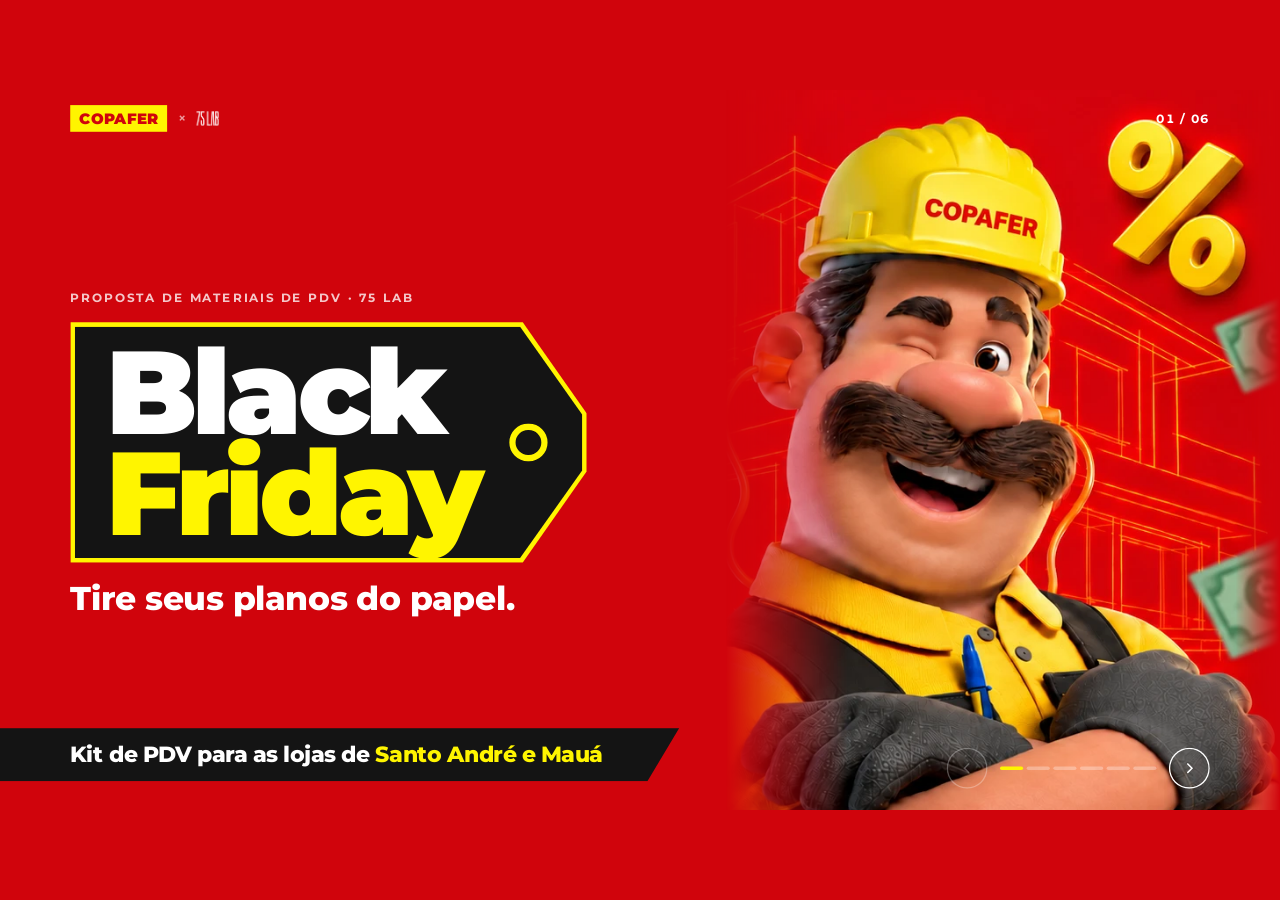
<file: index.html>
<!doctype html>
<html lang="pt-BR">
<head>
<meta charset="utf-8">
<meta name="viewport" content="width=device-width,initial-scale=1,viewport-fit=cover">
<meta name="author" content="75 LAB">
<script>document.documentElement.classList.add('js')</script>
<title>Black Friday Copafer · Copafer × 75 LAB</title>
<meta name="description" content="Kit de materiais de PDV para a Black Friday das lojas Copafer de Santo André e Mauá · 75 LAB">
<link rel="preconnect" href="https://fonts.googleapis.com">
<link rel="preconnect" href="https://fonts.gstatic.com" crossorigin>
<link rel="stylesheet" href="https://fonts.googleapis.com/css2?family=Montserrat:wght@500;600;700;800;900&display=swap">
<style>
/* Black Friday Copafer · template a partir do KV da campanha
   Vermelho Copafer, amarelo-limão, etiqueta preta e o mascote. Telas limpas, uma ideia por tela,
   e um espaço de imagem para cada material de PDV (assets/pdv/). */
:root{
  --red:#D0040C;
  --red-d:#A30309;
  --yel:#FFF500;
  --ink:#141414;
  --paper:#F4F2EE;
  --white:#FFFFFF;
  --gray:#6B665E;
  --f:"Montserrat",Arial,sans-serif;
  --px:clamp(20px,5.5cqw,96px);
  --bar:64px;
  --ease:cubic-bezier(.2,.8,.2,1);
  --ui:var(--white);
}
*{box-sizing:border-box}
html{scroll-behavior:smooth;-webkit-text-size-adjust:100%}
body{margin:0;background:var(--red);color:var(--white);font:500 16px/1.5 var(--f);-webkit-font-smoothing:antialiased}
body[data-tone="light"]{--ui:var(--ink)}
img{display:block;max-width:100%}
button{font:inherit;color:inherit;background:none;border:0;padding:0;cursor:pointer}
h1,h2,h3,p,ul,ol,dl,dd{margin:0}
ul,ol{padding:0;list-style:none}
a{color:inherit}
:focus-visible{outline:3px solid var(--yel);outline-offset:3px}
body[data-tone="light"] :focus-visible{outline-color:var(--red)}

/* ---------- telas ---------- */
.s{--bg:var(--red);--fg:var(--white);--mut:rgba(255,255,255,.78);--line:rgba(255,255,255,.22);--acc:var(--yel);
  position:relative;min-height:100cqh;min-height:100svh;padding:calc(var(--bar) + clamp(18px,4cqh,48px)) var(--px) clamp(32px,6cqh,64px);
  background:var(--bg);color:var(--fg);display:flex;flex-direction:column;gap:clamp(20px,3.6cqh,40px);overflow:hidden;scroll-snap-align:start}
.s.t-light{--bg:var(--white);--fg:var(--ink);--mut:var(--gray);--line:rgba(20,20,20,.12);--acc:var(--red)}
.s.t-paper{--bg:var(--paper);--fg:var(--ink);--mut:var(--gray);--line:rgba(20,20,20,.12);--acc:var(--red)}
.s.t-dark{--bg:var(--ink);--fg:var(--white);--mut:rgba(255,255,255,.66);--line:rgba(255,255,255,.14);--acc:var(--yel)}
.sr{position:absolute;width:1px;height:1px;overflow:hidden;clip:rect(0 0 0 0);white-space:nowrap}

/* ---------- barra ---------- */
.bar{position:fixed;z-index:20;top:0;left:0;right:0;height:var(--bar);display:flex;align-items:center;justify-content:space-between;padding:0 var(--px);color:var(--ui);pointer-events:none;transition:color .4s,background-color .4s}
.bar>*{pointer-events:auto}
.brand{display:flex;align-items:center;gap:12px;text-decoration:none}
.cop{display:inline-block;background:var(--yel);color:var(--red);font:900 17px/1 var(--f);letter-spacing:.01em;padding:7px 10px 6px}
.brand .x{font-weight:600;opacity:.6}
.brand img{height:16px;width:auto;filter:brightness(0) invert(1);transition:filter .4s}
body[data-tone="light"] .brand img{filter:none}
.count{font:700 13px/1 var(--f);letter-spacing:.12em;font-variant-numeric:tabular-nums}

/* ---------- texto ---------- */
.eyebrow{font:800 12px/1.2 var(--f);letter-spacing:.2em;text-transform:uppercase;color:var(--acc)}
.h2{font:900 clamp(36px,4.6cqw,76px)/1 var(--f);letter-spacing:-.025em;max-width:18ch;text-wrap:balance}
.h2 em{font-style:normal;color:var(--acc)}
.lead{font-size:clamp(16px,1.3cqw,20px);line-height:1.5;color:var(--mut);max-width:56ch;font-weight:500}
.lead b{color:var(--fg);font-weight:700}
.head{display:flex;flex-direction:column;gap:clamp(10px,1.8cqh,18px)}
.note{font-size:13.5px;line-height:1.5;color:var(--mut)}
.note b{color:var(--fg)}
.s.mid{justify-content:center;gap:clamp(32px,7cqh,80px)}
.s.mid .nums{margin-top:0}

/* ---------- entrada animada ---------- */
.js [data-r]{opacity:0;transform:translateY(16px);transition:opacity .7s var(--ease) var(--d,0s),transform .9s var(--ease) var(--d,0s)}
.js .s.in [data-r]{opacity:1;transform:none}
@media (prefers-reduced-motion:reduce){html{scroll-behavior:auto}.js [data-r]{opacity:1;transform:none;transition:none}}

/* ---------- etiqueta (do KV) ---------- */
.tag{--cut:clamp(40px,5cqw,84px);position:relative;display:inline-block;background:var(--yel);padding:5px;clip-path:polygon(0 0,calc(100% - var(--cut)) 0,100% 38%,100% 62%,calc(100% - var(--cut)) 100%,0 100%)}
.tag-in{position:relative;background:var(--ink);clip-path:polygon(0 0,calc(100% - var(--cut) + 2px) 0,100% 38%,100% 62%,calc(100% - var(--cut) + 2px) 100%,0 100%);padding:clamp(14px,2cqh,24px) calc(var(--cut) + clamp(30px,3cqw,56px)) clamp(14px,2cqh,24px) clamp(20px,2.4cqw,40px)}
.tag-in::after{content:"";position:absolute;right:calc(var(--cut) * .55);top:50%;width:clamp(20px,2cqw,34px);aspect-ratio:1;border-radius:50%;border:clamp(5px,.5cqw,8px) solid var(--yel);transform:translateY(-50%)}

/* ---------- 01 · capa ---------- */
.cover{justify-content:center;padding-bottom:calc(clamp(56px,9cqh,84px) + clamp(24px,4cqh,40px))}
.cover .copy{position:relative;z-index:2;display:flex;flex-direction:column;align-items:flex-start;gap:clamp(14px,2.4cqh,24px);max-width:min(62cqw,880px)}
.cover .kicker{font:700 13px/1.3 var(--f);letter-spacing:.18em;text-transform:uppercase;color:var(--mut)}
.cover .cop-big{background:var(--yel);color:var(--red);font:900 clamp(34px,4.4cqw,72px)/1 var(--f);letter-spacing:-.01em;padding:.12em .28em .08em}
.cover h1{font:900 clamp(60px,9.2cqw,160px)/.86 var(--f);letter-spacing:-.035em;color:var(--white)}
.cover h1 span{display:block}
.cover h1 .y{color:var(--yel)}
.cover h1 small{display:block;text-align:right;font:800 clamp(14px,1.3cqw,22px)/1 var(--f);letter-spacing:.04em;color:var(--white);margin-top:.6em}
.cover .tagline{font:800 clamp(22px,2.6cqw,44px)/1.1 var(--f);letter-spacing:-.015em}
.hero{position:absolute;z-index:1;top:0;right:0;height:100%;aspect-ratio:632/820;overflow:hidden;
  -webkit-mask-image:linear-gradient(90deg,transparent 0,#000 22%);mask-image:linear-gradient(90deg,transparent 0,#000 22%)}
.hero img{position:absolute;top:0;right:0;height:114.8%;width:auto;max-width:none}
.band{position:absolute;z-index:3;left:0;bottom:clamp(24px,4cqh,40px);background:var(--ink);color:var(--white);font:800 clamp(16px,1.7cqw,28px)/1 var(--f);letter-spacing:-.01em;padding:clamp(16px,2.2cqh,22px) clamp(48px,6cqw,96px) clamp(16px,2.2cqh,22px) var(--px);clip-path:polygon(0 0,100% 0,calc(100% - 36px) 100%,0 100%)}
.band span{color:var(--yel)}

/* ---------- 02 · desafio ---------- */
.nums{display:grid;grid-template-columns:repeat(3,minmax(0,1fr));border-top:1px solid var(--line);margin-top:auto}
.nums li{padding:clamp(18px,3cqh,32px) clamp(16px,2cqw,32px) 0 0;display:flex;flex-direction:column;gap:8px}
.nums li+li{padding-left:clamp(16px,2cqw,32px);border-left:1px solid var(--line)}
.nums b{font:900 clamp(64px,8cqw,136px)/.85 var(--f);letter-spacing:-.04em;color:var(--red)}
.nums span{font:700 clamp(15px,1.25cqw,19px)/1.3 var(--f);max-width:18ch}
.crit{display:flex;flex-wrap:wrap;gap:10px 28px;font:600 14px/1.4 var(--f);color:var(--mut)}
.crit li{display:flex;align-items:center;gap:10px}
.crit li::before{content:"";width:10px;height:10px;background:var(--yel);box-shadow:0 0 0 2px var(--ink);flex:none}

/* ---------- 03 · kit ---------- */
.kit-top{display:flex;justify-content:space-between;align-items:flex-end;gap:20px;flex-wrap:wrap}
.tabs{display:flex;flex-wrap:wrap;gap:8px}
.tabs button{font:700 14px/1 var(--f);padding:11px 16px;border-radius:99px;background:var(--white);color:var(--ink);box-shadow:inset 0 0 0 1.5px rgba(20,20,20,.12)}
.tabs button span{opacity:.55;margin-left:6px;font-weight:600}
.tabs button:hover{box-shadow:inset 0 0 0 1.5px var(--ink)}
.tabs button[aria-pressed="true"]{background:var(--red);color:var(--white);box-shadow:none}
.tabs button[aria-pressed="true"] span{opacity:.8}
.kit-bar{display:flex;justify-content:space-between;align-items:center;gap:16px;flex-wrap:wrap}
.legend{display:flex;gap:6px 18px;flex-wrap:wrap;font:600 12.5px/1 var(--f);color:var(--mut)}
.legend span{display:flex;align-items:center;gap:7px}
.legend i{width:12px;height:12px;border-radius:50%;display:inline-block}
.legend .l1{background:var(--yel);box-shadow:inset 0 0 0 1.5px var(--ink)}.legend .l2{box-shadow:inset 0 0 0 1.5px var(--ink)}.legend .l3{border:1.5px dashed var(--gray)}
.arrows{display:flex;gap:8px}
.arrows button{width:44px;height:44px;border-radius:50%;background:var(--ink);color:var(--white);display:grid;place-items:center;transition:background .2s,opacity .2s}
.arrows button:hover{background:var(--red)}
.arrows button:disabled{opacity:.25;cursor:default;background:var(--ink)}
.arrows svg{width:18px;height:18px;fill:none;stroke:currentColor;stroke-width:2.2}
/* filtros: prioridade (P1 · P2 · P3) | área da loja */
.tabs .sep{width:1px;height:28px;background:rgba(20,20,20,.16);margin:0 6px;align-self:center}
.tabs .dot{display:inline-block;width:10px;height:10px;border-radius:50%;margin-right:8px;vertical-align:-1px}
.tabs .d1{background:var(--yel);box-shadow:inset 0 0 0 1.5px var(--ink)}
.tabs .d2{box-shadow:inset 0 0 0 1.5px var(--ink)}
.tabs .d3{border:1.5px dashed var(--gray)}
.tabs button[aria-pressed="true"] .d1{box-shadow:none}
.tabs button[aria-pressed="true"] .d2{box-shadow:inset 0 0 0 1.5px var(--white)}
.tabs button[aria-pressed="true"] .d3{border-color:var(--white)}
/* prioridade em cima (pílulas, ao lado do título) e áreas embaixo (abas sublinhadas, numeradas na ordem da loja) */
#s3 .h2{font-size:clamp(30px,3.4cqw,56px)}
#s3{gap:clamp(14px,2.6cqh,26px)}
.prio{justify-content:flex-end}
.prio button.all{background:transparent;box-shadow:inset 0 0 0 1.5px rgba(20,20,20,.12)}
.prio button.all[aria-pressed="true"]{background:var(--ink);color:var(--white)}
.areas{display:flex;align-items:center;flex-wrap:wrap;gap:4px clamp(16px,2.2cqw,34px);border-bottom:1.5px solid rgba(20,20,20,.12)}
.areas .lbl{font:800 11px/1 var(--f);letter-spacing:.16em;text-transform:uppercase;color:var(--gray);margin-right:2px}
.areas button{display:flex;align-items:center;gap:8px;font:700 14.5px/1 var(--f);color:var(--gray);padding:10px 0 11px;border-bottom:3px solid transparent;margin-bottom:-1.5px}
.areas button:hover{color:var(--ink)}
.areas button[aria-pressed="true"]{color:var(--ink);border-bottom-color:var(--red)}
.areas .n{display:grid;place-items:center;width:20px;height:20px;border-radius:50%;background:rgba(20,20,20,.08);font:800 11px/1 var(--f);font-style:normal;color:var(--ink);transition:background .2s,color .2s}
.areas button[aria-pressed="true"] .n{background:var(--red);color:var(--white)}
.areas .c{font-size:12.5px;font-weight:600;opacity:.65}
.areas button:disabled{opacity:.35;cursor:default}
.areas button:disabled:hover{color:var(--gray)}
/* setas laterais do carrossel */
.rail-wrap{position:relative}
.rail-wrap::after{content:"";position:absolute;top:0;bottom:18px;right:calc(var(--px) * -1);width:clamp(40px,6cqw,96px);background:linear-gradient(90deg,rgba(244,242,238,0),var(--paper));pointer-events:none;transition:opacity .3s}
.rail-wrap.end::after{opacity:0}
.side{position:absolute;z-index:3;top:calc(50% - 32px);width:44px;height:44px;border-radius:50%;background:var(--white);color:var(--ink);display:grid;place-items:center;box-shadow:0 8px 22px -8px rgba(20,20,20,.4),0 0 0 1px rgba(20,20,20,.06);transition:opacity .25s,background .2s,color .2s}
.side:hover{background:var(--red);color:var(--white)}
.side.prev{left:calc(var(--px) * -1 + 16px)}
.side.next{right:calc(var(--px) * -1 + 16px)}
.side:disabled{opacity:0;pointer-events:none}
.side svg{width:18px;height:18px;fill:none;stroke:currentColor;stroke-width:2.4}
.card .zn{font:800 10.5px/1 var(--f);letter-spacing:.12em;text-transform:uppercase;color:var(--red)}
.rail{display:flex;gap:clamp(12px,1.4cqw,20px);overflow-x:auto;scroll-snap-type:x mandatory;scroll-padding-left:var(--px);margin:0 calc(var(--px) * -1);padding:4px var(--px) 18px;scrollbar-width:thin;scrollbar-color:rgba(20,20,20,.25) transparent;overscroll-behavior-x:contain}
.rail::-webkit-scrollbar{height:6px}.rail::-webkit-scrollbar-thumb{background:rgba(20,20,20,.22);border-radius:6px}
.card{flex:0 0 clamp(236px,20.5cqw,312px);scroll-snap-align:start;background:var(--white);border-radius:14px;overflow:hidden;box-shadow:0 1px 0 rgba(20,20,20,.04),0 14px 34px -22px rgba(20,20,20,.35);display:flex;flex-direction:column}
.ph{position:relative;aspect-ratio:4/3;background:#ECE8E1;overflow:hidden}
.ph .ph-empty{position:absolute;inset:12px;border:1.5px dashed rgba(20,20,20,.18);border-radius:8px;display:flex;flex-direction:column;align-items:center;justify-content:center;gap:8px;color:#9A948A;font:600 12px/1.2 var(--f);text-align:center}
.ph .ph-empty svg{width:30px;height:30px;fill:none;stroke:currentColor;stroke-width:1.6}
.ph img{position:absolute;inset:0;width:100%;height:100%;object-fit:contain;padding:10px;background:var(--white)}
.ph.audio{background:var(--ink)}
.ph.audio .ph-empty{border-color:rgba(255,255,255,.2);color:var(--yel)}
.pr{position:absolute;z-index:2;left:12px;top:12px;font:800 10.5px/1 var(--f);letter-spacing:.1em;text-transform:uppercase;padding:6px 9px;border-radius:99px;background:var(--white);color:var(--ink)}
.pr.p1{background:var(--yel)}
.pr.p3{background:var(--white);box-shadow:inset 0 0 0 1.5px var(--gray);color:var(--gray)}
.card .bd{padding:16px 18px 18px;display:flex;flex-direction:column;gap:8px;flex:1}
.card h3{font:800 17px/1.2 var(--f);letter-spacing:-.01em}
.card .m{font-size:13px;line-height:1.45;color:var(--gray);display:-webkit-box;-webkit-line-clamp:2;-webkit-box-orient:vertical;overflow:hidden}
.card dl{display:grid;grid-template-columns:auto minmax(0,1fr);gap:4px 10px;margin-top:auto;padding-top:10px;border-top:1px solid var(--line);font-size:13px;line-height:1.35}
.card dt{font:700 10.5px/1.6 var(--f);letter-spacing:.12em;text-transform:uppercase;color:var(--gray)}
.card dd{font-weight:600}

/* ---------- 04 · visão geral: as peças em 4 colunas, uma por área ---------- */
#s4 .h2,#s5 .h2{font-size:clamp(30px,3.4cqw,56px);max-width:none}
#s4,#s5{gap:clamp(14px,2.6cqh,26px)}
.mleg{display:flex;flex-wrap:wrap;gap:8px 18px;font:600 13px/1 var(--f);color:var(--gray)}
.mleg li{display:flex;align-items:center;gap:7px}
.mp{flex:none;font:800 9.5px/1 var(--f);letter-spacing:.06em;padding:3px 5px;border-radius:4px;color:var(--ink);background:var(--white);box-shadow:inset 0 0 0 1px var(--ink)}
.mp.p1{background:var(--yel)}
.mp.p3{color:var(--gray);box-shadow:inset 0 0 0 1px var(--gray)}
.macro{flex:1;min-height:0;display:grid;grid-template-columns:repeat(4,minmax(0,1fr));gap:clamp(14px,1.7cqw,26px)}
.mz{display:flex;flex-direction:column;min-height:0}
.mz h3{display:flex;align-items:center;gap:8px;font:800 14px/1 var(--f);padding-bottom:10px;border-bottom:2px solid var(--ink)}
.mz h3 .n{display:grid;place-items:center;width:20px;height:20px;border-radius:50%;background:var(--red);color:var(--white);font:800 11px/1 var(--f);font-style:normal}
.mz h3 span{margin-left:auto;font-weight:700;color:var(--gray)}
.mz ul{flex:1;min-height:0;display:grid;grid-template-rows:repeat(var(--rows,7),minmax(0,1fr))}
.mz li{display:grid;grid-template-columns:clamp(56px,4.6cqw,70px) minmax(0,1fr);gap:12px;align-items:center;padding:3px 0;border-bottom:1px solid var(--line)}
.mt{display:block;width:100%;aspect-ratio:4/3;border-radius:6px;overflow:hidden;background:var(--white);box-shadow:inset 0 0 0 1px rgba(20,20,20,.12)}
.mt img{width:100%;height:100%;object-fit:contain;padding:3px}
button.mt{cursor:zoom-in;transition:box-shadow .2s}
button.mt:hover{box-shadow:inset 0 0 0 2px var(--red)}
.mt.au{display:grid;place-items:center;background:var(--paper);color:var(--gray)}
.mt.au svg{width:22px;height:22px;fill:none;stroke:currentColor;stroke-width:1.8}
.mn{font:800 12.5px/1.2 var(--f)}
.ms{font-size:11px;line-height:1.3;color:var(--gray);margin-top:2px}
.mq{display:flex;align-items:center;gap:6px;font:700 11.5px/1.25 var(--f);color:var(--red);margin-top:3px}

/* ---------- 05 · quantidade por loja ---------- */
#s5 .lead{max-width:none}
.qty{flex:1;min-height:0;display:grid;grid-template-columns:minmax(0,2fr) minmax(0,1fr);gap:clamp(12px,1.4cqw,20px)}
.qcol{display:flex;flex-direction:column;gap:10px;min-height:0}
.ql{font:800 12px/1.2 var(--f);letter-spacing:.18em;text-transform:uppercase;color:var(--yel)}
.qgrid{flex:1;display:grid;grid-template-columns:repeat(6,minmax(0,1fr));grid-auto-rows:1fr;gap:1px;background:color-mix(in srgb,var(--ink) 16%,var(--yel));border-radius:14px;overflow:hidden;box-shadow:0 18px 40px -24px rgba(0,0,0,.45)}
.qgrid li{display:flex;flex-direction:column;justify-content:flex-start;gap:10px;padding:clamp(14px,2.6cqh,24px) clamp(12px,1.1cqw,16px) 12px;background:var(--yel);color:var(--ink);font:700 clamp(12.5px,.95cqw,14px)/1.25 var(--f)}
.qgrid b{font:900 clamp(40px,4cqw,62px)/.85 var(--f);letter-spacing:-.04em;color:var(--red)}
.qrule{flex:1;display:flex;flex-direction:column;background:var(--white);color:var(--ink);border-radius:14px;padding:4px clamp(16px,1.5cqw,22px);box-shadow:0 18px 40px -24px rgba(0,0,0,.45)}
.qrule>li{flex:1;display:flex;flex-direction:column;justify-content:center;gap:7px;padding:12px 0}
.qrule>li+li{border-top:1px solid rgba(20,20,20,.1)}
.qrule h3{display:flex;align-items:baseline;gap:10px;font:800 clamp(15px,1.2cqw,18px)/1.15 var(--f)}
.qrule h3 b{font:900 clamp(26px,2.2cqw,32px)/.85 var(--f);letter-spacing:-.04em;color:var(--red)}
.qrule .rd{font-size:12.5px;line-height:1.4;color:var(--gray)}
.qrule ul{display:flex;flex-direction:column;gap:3px;font-size:12.5px;line-height:1.35}
.qrule ul b{font-weight:800}

/* ---------- 06 · encerramento ---------- */
.bye{display:grid;grid-template-columns:minmax(0,1.15fr) minmax(0,1fr);gap:clamp(14px,2cqw,28px)}
.ct{border-radius:16px;padding:clamp(22px,2.6cqw,40px);display:flex;flex-direction:column;gap:clamp(10px,1.6cqh,16px)}
.ct.who{background:var(--yel);color:var(--ink)}
.ct.lab{background:#1F1F1F;justify-content:space-between}
.ct .lb{font:800 12px/1 var(--f);letter-spacing:.16em;text-transform:uppercase;color:var(--red)}
.ct h3{font:900 clamp(30px,3.2cqw,52px)/1 var(--f);letter-spacing:-.03em}
.ct .role{font:700 clamp(14px,1.15cqw,17px)/1.3 var(--f);color:#3B3700;margin-top:-4px}
.ct.lab img{align-self:flex-start;height:clamp(34px,3.6cqw,52px);width:auto}
.ct ul{display:flex;flex-direction:column;margin-top:auto;padding-top:6px}
.ct li{display:flex;align-items:baseline;gap:14px;padding:clamp(8px,1.3cqh,12px) 0;border-top:1px solid rgba(20,20,20,.16)}
.ct.lab li{border-top-color:rgba(255,255,255,.14)}
.ct li span{flex:0 0 96px;font:800 10.5px/1.6 var(--f);letter-spacing:.14em;text-transform:uppercase;opacity:.6}
.ct li a{font:700 clamp(15px,1.3cqw,20px)/1.3 var(--f);text-decoration:none;overflow-wrap:anywhere}
.ct li a:hover{text-decoration:underline}

/* ---------- imagem ampliada ---------- */
button.ph{display:block;width:100%;padding:0;border:0;cursor:zoom-in}
.ph .zoom-ic{position:absolute;z-index:2;right:10px;bottom:10px;width:34px;height:34px;border-radius:50%;background:var(--ink);color:var(--white);display:grid;place-items:center;opacity:0;transform:scale(.85);transition:opacity .2s,transform .2s}
.ph .zoom-ic svg{width:16px;height:16px;fill:none;stroke:currentColor;stroke-width:2.2}
.ph.zoom img{transition:transform .5s var(--ease)}
.ph.zoom:hover img{transform:scale(1.04)}
.ph.zoom:hover .zoom-ic,.ph.zoom:focus-visible .zoom-ic{opacity:1;transform:none}
@media (hover:none){.ph .zoom-ic{opacity:.9;transform:none}}
.lbx{position:fixed;inset:0;z-index:40;background:rgba(14,14,14,.93);display:grid;place-items:center;padding:56px 96px;opacity:0;visibility:hidden;transition:opacity .25s,visibility 0s .25s}
.lbx.open{opacity:1;visibility:visible;transition:opacity .25s}
.lbx-stage{margin:0;display:flex;flex-direction:column;align-items:center;gap:16px;max-width:100%}
.lbx img{display:block;max-width:calc(100cqw - 200px);max-height:calc(100cqh - 220px);object-fit:contain;background:var(--white);border-radius:12px;padding:16px;box-shadow:0 30px 80px -20px rgba(0,0,0,.6);transform:scale(.96);transition:transform .35s var(--ease)}
.lbx.open img{transform:none}
.lbx figcaption{display:flex;flex-direction:column;align-items:center;gap:5px;text-align:center;color:var(--white)}
.lbx-zn{font:800 11px/1 var(--f);letter-spacing:.16em;text-transform:uppercase;color:var(--yel)}
.lbx figcaption b{font:800 clamp(18px,1.6cqw,24px)/1.2 var(--f)}
.lbx-qt{font-size:14px;color:rgba(255,255,255,.7)}
.lbx-count{position:absolute;left:24px;top:22px;font:700 13px/1 var(--f);letter-spacing:.12em;color:rgba(255,255,255,.7)}
.lbx-btn{position:absolute;width:48px;height:48px;border-radius:50%;display:grid;place-items:center;background:var(--white);color:var(--ink);transition:background .2s,color .2s}
.lbx-btn:hover{background:var(--red);color:var(--white)}
.lbx-btn svg{width:20px;height:20px;fill:none;stroke:currentColor;stroke-width:2.4}
.lbx-close{top:16px;right:16px;background:transparent;color:var(--white);box-shadow:inset 0 0 0 1.5px rgba(255,255,255,.5)}
.lbx-prev{left:24px;top:calc(50% - 24px)}
.lbx-next{right:24px;top:calc(50% - 24px)}
.lbx.single .lbx-prev,.lbx.single .lbx-next{display:none}
@media (max-width:700px){
  .lbx{padding:64px 12px 96px}
  .lbx img{max-width:calc(100cqw - 24px);max-height:calc(100cqh - 260px);padding:10px}
  .lbx-prev,.lbx-next{top:auto;bottom:24px}
  .lbx-prev{left:calc(50% - 60px)}.lbx-next{right:calc(50% - 60px)}
}

/* ---------- modo apresentação (telas ≥ 900 px): uma tela por vez, sem rolagem ---------- */
.deck,.deck body{height:100%;overflow:hidden;overscroll-behavior:none}
/* palco 16:9 fixo (1440 x 810) que escala para caber inteiro na janela; as medidas em cqw/cqh são relativas a ele */
.deck body{transition:background-color .4s}
.deck .stage{position:fixed;left:50%;top:50%;width:1440px;height:810px;transform:translate(-50%,-50%) scale(var(--k,1));container-type:size;overflow:hidden}
.deck main{position:absolute;inset:0}
.deck .hero{-webkit-mask-image:linear-gradient(90deg,transparent 0,#000 22%,#000 92%,transparent);mask-image:linear-gradient(90deg,transparent 0,#000 22%,#000 92%,transparent)}
.deck .s{position:absolute;inset:0;min-height:0;height:100%;visibility:hidden;overflow-x:hidden;overflow-y:auto;padding-bottom:clamp(80px,11cqh,104px)}
.deck .s.on,.deck .s.leaving{visibility:visible}
.deck .s.on{z-index:2}
.deck .s.leaving{z-index:1}
.deck .s.from-r{animation:inR .85s var(--ease) both}
.deck .s.from-l{animation:inL .85s var(--ease) both}
.deck .s.to-l{animation:outL .85s var(--ease) both}
.deck .s.to-r{animation:outR .85s var(--ease) both}
@keyframes inR{from{clip-path:inset(0 0 0 100%)}to{clip-path:inset(0 0 0 0)}}
@keyframes inL{from{clip-path:inset(0 100% 0 0)}to{clip-path:inset(0 0 0 0)}}
@keyframes outL{to{transform:translateX(-7%)}}
@keyframes outR{to{transform:translateX(7%)}}
/* faixa amarela que acompanha a borda da transição */
.wipe{position:fixed;z-index:15;top:0;bottom:0;left:100%;width:10px;margin-left:-5px;background:var(--yel);pointer-events:none;display:none}
.wipe.run-l{display:block;animation:bandL .85s var(--ease) both}
.wipe.run-r{display:block;animation:bandR .85s var(--ease) both}
@keyframes bandL{from{left:100%}to{left:0}}
@keyframes bandR{from{left:0}to{left:100%}}
/* controles */
.nav{position:fixed;z-index:20;right:var(--px);bottom:clamp(18px,3cqh,30px);display:none;align-items:center;gap:14px;color:var(--ui);transition:color .4s}
.deck .nav{display:flex}
.nav .arw{width:46px;height:46px;border-radius:50%;box-shadow:inset 0 0 0 1.5px currentColor;display:grid;place-items:center;transition:background .2s,opacity .2s}
.nav .arw:hover{background:rgba(255,255,255,.16)}
body[data-tone="light"] .nav .arw:hover{background:rgba(20,20,20,.07)}
.nav .arw:disabled{opacity:.28;cursor:default;background:none}
.nav svg{width:18px;height:18px;fill:none;stroke:currentColor;stroke-width:2.2}
.segs{display:flex;gap:4px}
.segs button{width:26px;height:24px;display:grid;place-items:center}
.segs i{display:block;width:100%;height:4px;border-radius:2px;background:currentColor;opacity:.3;transition:opacity .3s,background .3s}
.segs button:hover i{opacity:.65}
.segs button[aria-current="true"] i{opacity:1;background:var(--yel)}
body[data-tone="light"] .segs button[aria-current="true"] i{background:var(--red)}
.cover .band{z-index:3}
@media (prefers-reduced-motion:reduce){.deck .s{animation:none!important}.wipe{display:none!important}}

/* ---------- celular ---------- */
@media (max-width:900px){
  .cover{justify-content:flex-start;padding-bottom:calc(clamp(56px,9cqh,84px) + 24px)}
  .cover .copy{max-width:none}
  .hero{position:relative;order:3;align-self:center;height:min(68cqw,420px);margin:0 calc(var(--px) * -1) -8px;width:auto;
    -webkit-mask-image:linear-gradient(180deg,#000 75%,transparent);mask-image:linear-gradient(180deg,#000 75%,transparent)}
  .nums,.qty,.macro,.bye{grid-template-columns:minmax(0,1fr)}
  .mz ul{display:block}
  .mz li{padding:8px 0}
  .qgrid{grid-template-columns:repeat(3,minmax(0,1fr))}
  .nums li+li{padding-left:0;border-left:0;border-top:1px solid var(--line)}
  .nums li{padding:16px 0}
  .card{flex-basis:78cqw}
}
@media (max-width:560px){
  :root{--bar:56px}
  .cop{font-size:15px}
  .band{font-size:15px;padding-right:44px}
}
</style>

</head>
<body data-tone="red">
<p class="sr" id="live" aria-live="polite"></p>
<div class="lbx" id="lbx" role="dialog" aria-modal="true" aria-label="Imagem do material ampliada" aria-hidden="true">
  <figure class="lbx-stage">
    <img id="lbxImg" alt="">
    <figcaption><span class="lbx-zn" id="lbxZn"></span><b id="lbxNm"></b><span class="lbx-qt" id="lbxQt"></span></figcaption>
  </figure>
  <p class="lbx-count" id="lbxCount"></p>
  <button type="button" class="lbx-btn lbx-close" id="lbxClose" aria-label="Fechar"><svg viewBox="0 0 24 24"><path d="M6 6l12 12M18 6L6 18"/></svg></button>
  <button type="button" class="lbx-btn lbx-prev" id="lbxPrev" aria-label="Imagem anterior"><svg viewBox="0 0 24 24"><path d="M15 5l-7 7 7 7"/></svg></button>
  <button type="button" class="lbx-btn lbx-next" id="lbxNext" aria-label="Próxima imagem"><svg viewBox="0 0 24 24"><path d="M9 5l7 7-7 7"/></svg></button>
</div>

<!-- palco 16:9: no modo apresentação ele tem 1440 x 810 e escala para caber na janela -->
<div class="stage" id="stage">
<header class="bar">
  <a class="brand" href="#s1" aria-label="Copafer × 75 LAB, voltar ao início"><span class="cop">COPAFER</span><span class="x" aria-hidden="true">×</span><img src="assets/images/75lab-black.png" alt="75 LAB"></a>
  <p class="count" aria-live="off"><span id="cNow">01</span> / <span id="cAll">06</span></p>
</header>
<nav class="nav" aria-label="Navegação da apresentação">
  <button type="button" class="arw" id="prevS" aria-label="Tela anterior"><svg viewBox="0 0 24 24"><path d="M15 5l-7 7 7 7"/></svg></button>
  <ol class="segs" id="segs"></ol>
  <button type="button" class="arw" id="nextS" aria-label="Próxima tela"><svg viewBox="0 0 24 24"><path d="M9 5l7 7-7 7"/></svg></button>
</nav>
<div class="wipe" id="wipe" aria-hidden="true"></div>

<main>

<!-- 01 · CAPA -->
<section class="s cover" id="s1" data-title="Capa" data-tone="red" aria-label="Capa">
  <div class="hero" aria-hidden="true"><img src="assets/images/kv-copafer-black-friday.webp" alt=""></div>
  <div class="copy">
    <p class="kicker" data-r>Proposta de materiais de PDV · 75 LAB</p>
    <div class="tag" data-r style="--d:.1s"><div class="tag-in"><h1><span>Black</span><span class="y">Friday</span></h1></div></div>
    <p class="tagline" data-r style="--d:.2s">Tire seus planos do papel.</p>
  </div>
  <p class="band" data-r style="--d:.3s">Kit de PDV para as lojas de <span>Santo André e Mauá</span></p>
</section>

<!-- 02 · DESAFIO -->
<section class="s t-light mid" id="s2" data-title="O desafio" data-tone="light" aria-label="O desafio">
  <div class="head">
    <p class="eyebrow" data-r>O desafio</p>
    <h2 class="h2" data-r style="--d:.1s">Duas lojas gigantes. <em>Um só kit.</em></h2>
    <p class="lead" data-r style="--d:.2s">Comunicar a Black Friday nas lojas de <b>Santo André</b> e <b>Mauá</b>, de forma institucional, da avenida ao caixa.</p>
  </div>
  <ul class="nums">
    <li data-r style="--d:.2s"><b>24</b><span>peças por loja, o mesmo kit nas duas</span></li>
    <li data-r style="--d:.3s"><b>14</b><span>essenciais, que já cobrem a loja inteira</span></li>
    <li data-r style="--d:.4s"><b>4</b><span>áreas da loja, da avenida ao caixa</span></li>
  </ul>
  <ul class="crit" data-r style="--d:.5s">
    <li>Sem preço nas peças fixas: o preço entra nos cartazes da loja</li>
    <li>Impressão digital e estruturas que a loja já tem</li>
    <li>18 das 24 peças com quantidade definida por loja</li>
  </ul>
</section>

<!-- 03 · O KIT -->
<section class="s t-paper" id="s3" data-title="O kit" data-tone="light" aria-label="O kit">
  <div class="kit-top">
    <div class="head">
      <p class="eyebrow" data-r>O kit · 24 peças por loja</p>
      <h2 class="h2" data-r style="--d:.1s">Da avenida <em>ao caixa</em></h2>
    </div>
    <div class="tabs prio" role="group" aria-label="Filtrar por prioridade" id="prio" data-r style="--d:.15s"></div>
  </div>
  <div class="areas" role="group" aria-label="Filtrar por área da loja" id="areas" data-r style="--d:.2s"></div>
  <div class="rail-wrap" id="railWrap" data-r style="--d:.3s">
    <div class="rail" id="rail" role="tabpanel" aria-live="polite"></div>
    <button type="button" class="side prev" id="prevC" aria-label="Peças anteriores"><svg viewBox="0 0 24 24"><path d="M15 5l-7 7 7 7"/></svg></button>
    <button type="button" class="side next" id="nextC" aria-label="Próximas peças"><svg viewBox="0 0 24 24"><path d="M9 5l7 7-7 7"/></svg></button>
  </div>
</section>

<!-- 04 · VISÃO GERAL (montada pelo script a partir da lista KIT) -->
<section class="s t-light" id="s4" data-title="Visão geral" data-tone="light" aria-label="Visão geral do kit">
  <div class="kit-top">
    <div class="head">
      <p class="eyebrow" data-r>Visão geral · 24 peças por loja</p>
      <h2 class="h2" data-r style="--d:.1s">O kit inteiro <em>em uma tela</em></h2>
    </div>
    <ul class="mleg" aria-label="Prioridade" data-r style="--d:.15s">
      <li><span class="mp p1">P1</span>Essencial</li>
      <li><span class="mp p2">P2</span>Recomendada</li>
      <li><span class="mp p3">P3</span>Opcional</li>
    </ul>
  </div>
  <div class="macro" id="macro" data-r style="--d:.2s"></div>
</section>

<!-- 05 · QUANTIDADE POR LOJA -->
<section class="s" id="s5" data-title="Quantidade por loja" data-tone="red" aria-label="Quantidade por loja">
  <div class="head">
    <p class="eyebrow" data-r>Quantidade por loja</p>
    <h2 class="h2" data-r style="--d:.1s">Quanto vai <em>em cada loja</em></h2>
    <p class="lead" data-r style="--d:.15s">18 das 24 peças já têm quantidade definida. As outras 6 seguem a estrutura da loja ou são arquivos digitais.</p>
  </div>
  <div class="qty">
    <div class="qcol" data-r style="--d:.2s">
      <p class="ql">Quantidade definida · 18 peças</p>
      <ul class="qgrid">
        <li><b>100</b><span>Splash adesivo</span></li>
        <li><b>50</b><span>Faixa de gôndola</span></li>
        <li><b>50</b><span>Stopper</span></li>
        <li><b>50</b><span>Wobbler</span></li>
        <li><b>30</b><span>Placa de carrinho</span></li>
        <li><b>20</b><span>Móbile</span></li>
        <li><b>15</b><span>Botton da equipe</span></li>
        <li><b>15</b><span>Camiseta da campanha</span></li>
        <li><b>10</b><span>Adesivo de piso direcional</span></li>
        <li><b>10</b><span>Adesivo de piso da fila</span></li>
        <li><b>5</b><span>Banner aéreo de departamento</span></li>
        <li><b>5</b><span>Divisor de esteira</span></li>
        <li><b>4</b><span>Totem de chão</span></li>
        <li><b>3</b><span>Banner de coluna</span></li>
        <li><b>3</b><span>Display de balcão</span></li>
        <li><b>2</b><span>Roll-up</span></li>
        <li><b>1</b><span>Adesivo de portas e vidros</span></li>
        <li><b>1</b><span>Lona de gradil ou muro</span></li>
      </ul>
    </div>
    <div class="qcol" data-r style="--d:.3s">
      <p class="ql">Pela regra · 6 peças</p>
      <ol class="qrule">
        <li>
          <h3><b>3</b>Pela estrutura da loja</h3>
          <p class="rd">Fechadas na medição das duas lojas.</p>
          <ul><li><b>Lona de fachada</b> · 1 por fachada visível</li><li><b>Pórtico</b> · 1 por entrada de clientes</li><li><b>Wind banner</b> · 8 a 12</li></ul>
        </li>
        <li>
          <h3><b>3</b>Arquivos digitais</h3>
          <p class="rd">Uma entrega serve as duas lojas.</p>
          <ul><li><b>Modelos editáveis de cartaz</b> · 1 kit</li><li><b>Vídeo para TVs</b> · 1 conjunto</li><li><b>Spot de rádio</b> · 1 a 2 versões</li></ul>
        </li>
      </ol>
    </div>
  </div>
</section>

<!-- 06 · ENCERRAMENTO -->
<section class="s t-dark mid" id="s6" data-title="Encerramento" data-tone="dark" aria-label="Encerramento">
  <div class="head">
    <p class="eyebrow" data-r>Obrigado</p>
    <h2 class="h2" data-r style="--d:.1s">Vamos tirar esse kit <em>do papel.</em></h2>
  </div>
  <div class="bye">
    <article class="ct who" data-r style="--d:.2s">
      <p class="lb">Contato comercial</p>
      <h3>Vanessa Morelli</h3>
      <p class="role">Diretora Comercial · 75 LAB</p>
      <ul>
        <li><span>E-mail</span><a href="mailto:vanessa.morelli@75lab.com.br">vanessa.morelli@75lab.com.br</a></li>
        <li><span>Telefone</span><a href="tel:+5511983982803">(11) 98398-2803</a></li>
      </ul>
    </article>
    <article class="ct lab" data-r style="--d:.3s">
      <img src="assets/images/75lab-lime.png" alt="75 LAB">
      <ul>
        <li><span>Site</span><a href="https://75lab.com.br" target="_blank" rel="noopener">75lab.com.br</a></li>
        <li><span>E-mail</span><a href="mailto:contato@75lab.com.br">contato@75lab.com.br</a></li>
        <li><span>Instagram</span><a href="https://www.instagram.com/setecincolab/" target="_blank" rel="noopener">@setecincolab</a></li>
      </ul>
    </article>
  </div>
</section>

</main>
</div>

<script>
/* ---------- o kit: 24 peças por loja ----------
   Cada peça tem um número (01–24) que é também o nome da imagem em assets/pdv/:
   assets/pdv/01-lona-de-fachada.jpg (aceita .jpg, .png ou .webp).
   s: substrato (resumo para a visão geral) · pr: 1 essencial · 2 recomendada · 3 opcional */
var ZONES = [
  { id: 'fora', name: 'Lado de fora' },
  { id: 'teto', name: 'Entrada e teto' },
  { id: 'gondola', name: 'Gôndolas e pallets' },
  { id: 'caixa', name: 'Checkout e telas' }
];
var KIT = [
  { z: 'fora', pr: 1, f: 'lona-de-fachada', n: 'Lona de fachada', s: 'Lona front-light 440 g', m: 'Lona front-light 440 g com ilhós, ou tela mesh se a fachada pega vento. Ref. 10 × 3 m, na estrutura existente.', q: '1 por fachada visível da avenida' },
  { z: 'fora', pr: 1, f: 'adesivo-de-portas-e-vidros', n: 'Adesivo de portas e vidros', s: 'Vinil perfurado one-way', m: 'Vinil perfurado one-way vision, que mantém a visão de dentro para fora.', q: '1 por loja' },
  { z: 'fora', pr: 1, f: 'wind-banner', n: 'Wind banner', s: 'Tecido sublimado com haste', m: 'Tecido sublimado, haste de fibra e base com peso d’água ou espeto de solo. Ref. 3 m.', q: '8 a 12' },
  { z: 'fora', pr: 2, f: 'lona-de-gradil', n: 'Lona de gradil ou muro', s: 'Lona 440 g com ilhós', m: 'Lona 440 g com ilhós e abraçadeiras. Ref. 5 × 1 m.', q: '1 por loja' },
  { z: 'fora', pr: 2, f: 'banner-de-coluna', n: 'Banner de coluna', s: 'Lona blackout dupla face', m: 'Lona dupla face blackout com bastão, preso à coluna. Ref. 0,6 × 1,5 m.', q: '3 por loja' },

  { z: 'teto', pr: 1, f: 'portico-de-entrada', n: 'Pórtico de entrada', s: 'Treliça Q30 com lona', m: 'Treliça Q30 locada com lona ou tecido sublimado. Ref. 4 × 3 m.', q: '1 por entrada de clientes' },
  { z: 'teto', pr: 1, f: 'banner-aereo-de-departamento', n: 'Banner aéreo de departamento', s: 'Lona blackout dupla face', m: 'Lona dupla face blackout com bastão e cabo de aço, “Black Friday em [departamento]”. Ref. 3 × 1,5 m.', q: '5 por loja' },
  { z: 'teto', pr: 1, f: 'mobile', n: 'Móbile', s: 'PS 2 mm dupla face', m: 'PS 2 mm dupla face com recorte especial. Ref. 60 × 60 cm.', q: '20 por loja' },
  { z: 'teto', pr: 1, f: 'totem-de-chao', n: 'Totem de chão', s: 'Papelão micro-ondulado', m: 'Papelão micro-ondulado de 3 faces, ou PS com base. Ref. 0,6 × 1,8 m.', q: '4 por loja' },
  { z: 'teto', pr: 2, f: 'placa-de-carrinho', n: 'Placa de carrinho', s: 'PS 2 mm', m: 'Placa em PS 2 mm na frente do carrinho. Ref. 30 × 20 cm.', q: '30 por loja' },
  { z: 'teto', pr: 2, f: 'roll-up', n: 'Roll-up', s: 'Lona ou poliéster', m: 'Lona ou poliéster nas bases retráteis que a loja já tem. Ref. 0,85 × 2 m.', q: '2 por loja' },
  { z: 'teto', pr: 3, f: 'adesivo-de-piso-direcional', n: 'Adesivo de piso direcional', s: 'Vinil antiderrapante', m: 'Vinil antiderrapante, fora da rota de empilhadeira. Ref. 60 cm.', q: '10 por loja' },

  { z: 'gondola', pr: 1, f: 'modelos-editaveis-de-cartaz', n: 'Modelos editáveis de cartaz', s: 'Arquivo digital, A6 a A3', m: 'Arquivos de A6 a A3 para a impressora da loja, com campos de produto, preço e condição.', q: '1 kit (entrega digital)' },
  { z: 'gondola', pr: 1, f: 'faixa-de-gondola', n: 'Faixa de gôndola', s: 'PS 0,3 mm', m: 'PS 0,3 mm ou couché laminado, encaixado na canaleta de preço.', q: '50 por loja' },
  { z: 'gondola', pr: 1, f: 'stopper', n: 'Stopper', s: 'PS 1 mm', m: 'PS 1 mm perpendicular à prateleira. Ref. 20 × 15 cm.', q: '50 por loja' },
  { z: 'gondola', pr: 1, f: 'wobbler', n: 'Wobbler', s: 'PS 0,5 mm com haste', m: 'PS 0,5 mm com haste flexível e adesivo. Ref. 10 cm.', q: '50 por loja' },
  { z: 'gondola', pr: 1, f: 'splash-adesivo', n: 'Splash adesivo', s: 'Adesivo em rolo', m: 'Adesivo em rolo com o selo Black Friday, para etiquetas e embalagens. Ref. 5 cm.', q: '100 por loja' },

  { z: 'caixa', pr: 1, f: 'botton-da-equipe', n: 'Botton da equipe', s: 'Botton 5,5 cm com alfinete', m: 'Botton de 5,5 cm com alfinete, no uniforme de quem atende.', q: '15 por loja' },
  { z: 'caixa', pr: 1, f: 'video-para-tvs', n: 'Vídeo para TVs e monitores', s: 'Vídeo 16:9 e 9:16', m: 'Loops de 15 e 30 s, em 16:9 e 9:16, para as TVs e monitores da loja.', q: '1 conjunto por loja' },
  { z: 'caixa', pr: 2, f: 'display-de-balcao', n: 'Display de balcão', s: 'PS A5 ou A4', m: 'PS A5 ou A4 com os serviços da loja e o QR code do grupo VIP de WhatsApp.', q: '3 por loja' },
  { z: 'caixa', pr: 2, au: 1, f: 'spot-de-radio-interna', n: 'Spot de rádio interna', s: 'Áudio de 30 s', m: 'Locução institucional de 30 s, repetida a cada 15 minutos.', q: '1 a 2 versões' },
  { z: 'caixa', pr: 3, f: 'adesivo-de-piso-da-fila', n: 'Adesivo de piso da fila', s: 'Vinil antiderrapante', m: 'Vinil antiderrapante na fila do checkout. Ref. 40 cm.', q: '10 por loja' },
  { z: 'caixa', pr: 3, f: 'divisor-de-esteira', n: 'Divisor de esteira', s: 'PS impresso ou adesivo', m: 'Adesivo sobre o divisor existente, ou divisor novo em PS impresso.', q: '5 por loja' },
  { z: 'caixa', pr: 3, f: 'camiseta-da-campanha', n: 'Camiseta da campanha', s: 'Malha com DTF ou silk', m: 'Malha com estampa DTF ou silk, ou patch sobre o colete atual.', q: '15 por loja' }
];

(function () {
  var doc = document, html = doc.documentElement;
  var S = [].slice.call(doc.querySelectorAll('.s'));
  var cNow = doc.getElementById('cNow'), cAll = doc.getElementById('cAll');
  var segs = doc.getElementById('segs'), prevS = doc.getElementById('prevS'), nextS = doc.getElementById('nextS');
  var wipe = doc.getElementById('wipe'), live = doc.getElementById('live');
  var cur = 0, busy = false, isDeck = false, DUR = 850;
  var pad = function (n) { return (n < 10 ? '0' : '') + n; };
  var reduce = window.matchMedia && matchMedia('(prefers-reduced-motion: reduce)').matches;
  // modo apresentação (uma tela por vez) em telas largas; no celular, rolagem vertical
  var deckMQ = matchMedia('(min-width: 900px) and (min-height: 420px)');
  // palco 16:9: escala para caber inteiro na janela, sem rolagem
  var stage = doc.getElementById('stage'), bar = doc.querySelector('.bar');
  function fit() {
    if (!isDeck) { stage.style.removeProperty('--k'); return; }
    stage.style.setProperty('--k', Math.min(innerWidth / 1440, innerHeight / 810));
  }
  addEventListener('resize', fit);
  cAll.textContent = pad(S.length);

  // barra de progresso clicável
  S.forEach(function (s, i) {
    var li = doc.createElement('li'), b = doc.createElement('button');
    b.type = 'button';
    b.title = pad(i + 1) + ' · ' + s.dataset.title;
    b.setAttribute('aria-label', b.title);
    b.innerHTML = '<i></i>';
    b.addEventListener('click', function () { go(i); });
    li.appendChild(b);
    segs.appendChild(li);
  });
  var segBtns = [].slice.call(segs.querySelectorAll('button'));

  function setActive(i) {
    cur = i;
    doc.body.dataset.tone = S[i].dataset.tone || 'red';
    // fora do palco (faixas laterais ou superiores), a página assume a cor da tela atual
    doc.body.style.backgroundColor = isDeck ? getComputedStyle(S[i]).backgroundColor : '';
    // no celular (rolagem), a barra ganha o fundo da tela atual para o texto não passar por baixo dela
    bar.style.backgroundColor = isDeck ? '' : getComputedStyle(S[i]).backgroundColor;
    cNow.textContent = pad(i + 1);
    segBtns.forEach(function (b, j) { b.setAttribute('aria-current', j === i ? 'true' : 'false'); });
    prevS.disabled = i === 0;
    nextS.disabled = i === S.length - 1;
    if (history.replaceState) history.replaceState(null, '', '#s' + (i + 1));
  }
  function reveal(s, delay) {
    s.classList.remove('in');
    void s.offsetWidth;
    setTimeout(function () { s.classList.add('in'); }, delay);
  }
  // troca de tela: a próxima entra num recorte que corre pela tela, com a faixa amarela na borda
  function show(i) {
    if (i === cur || busy) return;
    var from = S[cur], to = S[i], fwd = i > cur;
    to.scrollTop = 0;
    if (!reduce) {
      busy = true;
      from.classList.add('leaving', fwd ? 'to-l' : 'to-r');
      to.classList.add(fwd ? 'from-r' : 'from-l');
      wipe.className = 'wipe';
      void wipe.offsetWidth;
      wipe.className = 'wipe ' + (fwd ? 'run-l' : 'run-r');
      setTimeout(function () {
        from.classList.remove('leaving', 'to-l', 'to-r');
        to.classList.remove('from-r', 'from-l');
        wipe.className = 'wipe';
        busy = false;
      }, DUR);
    }
    from.classList.remove('on');
    to.classList.add('on');
    reveal(to, reduce ? 0 : 280);
    setActive(i);
    live.textContent = 'Tela ' + (i + 1) + ' de ' + S.length + ': ' + to.dataset.title;
  }
  function go(i) {
    i = Math.max(0, Math.min(S.length - 1, i));
    if (isDeck) show(i);
    else S[i].scrollIntoView({ behavior: reduce ? 'auto' : 'smooth', block: 'start' });
  }
  function enterDeck() {
    isDeck = true;
    html.classList.add('deck');
    S.forEach(function (s, j) {
      s.classList.remove('leaving', 'to-l', 'to-r', 'from-r', 'from-l');
      s.classList.toggle('on', j === cur);
      s.classList.add('in');
    });
    window.scrollTo(0, 0);
    fit();
    setActive(cur);
  }
  function exitDeck() {
    isDeck = false;
    busy = false;
    html.classList.remove('deck');
    wipe.className = 'wipe';
    S.forEach(function (s) { s.classList.remove('on', 'leaving', 'to-l', 'to-r', 'from-r', 'from-l'); s.classList.add('in'); });
    fit();
    doc.body.style.backgroundColor = '';
    S[cur].scrollIntoView();
  }

  // rolagem (celular): tela ativa = a que cruza o meio da janela
  if ('IntersectionObserver' in window) {
    var mid = new IntersectionObserver(function (es) {
      if (isDeck) return;
      es.forEach(function (e) { if (e.isIntersecting) setActive(S.indexOf(e.target)); });
    }, { rootMargin: '-50% 0px -50% 0px', threshold: 0 });
    var rev = new IntersectionObserver(function (es) {
      if (isDeck) return;
      es.forEach(function (e) { if (e.isIntersecting) { e.target.classList.add('in'); rev.unobserve(e.target); } });
    }, { threshold: 0.12 });
    S.forEach(function (s) { mid.observe(s); rev.observe(s); });
  }

  // início (aceita link direto #s3)
  var m = location.hash.match(/^#s(\d+)$/);
  if (m && S[+m[1] - 1]) cur = +m[1] - 1;
  if (deckMQ.matches) { enterDeck(); reveal(S[cur], 120); }
  else {
    setActive(cur);
    // celular: o link direto (#s3) rola até a tela depois que imagens e fontes carregam
    var startI = cur;
    if (startI) addEventListener('load', function () { if (!isDeck) S[startI].scrollIntoView(); });
  }
  var onMode = function () { if (deckMQ.matches && !isDeck) enterDeck(); else if (!deckMQ.matches && isDeck) exitDeck(); };
  if (deckMQ.addEventListener) deckMQ.addEventListener('change', onMode); else deckMQ.addListener(onMode);

  prevS.addEventListener('click', function () { go(cur - 1); });
  nextS.addEventListener('click', function () { go(cur + 1); });
  doc.querySelector('.brand').addEventListener('click', function (e) { e.preventDefault(); go(0); });

  // toque (tablet em modo apresentação): deslizar para os lados troca de tela, menos no carrossel do kit
  var tx = null, ty = 0;
  doc.addEventListener('touchstart', function (e) {
    if (e.touches.length !== 1 || (!lbOpen && (!isDeck || e.target.closest('.rail')))) { tx = null; return; }
    tx = e.touches[0].clientX; ty = e.touches[0].clientY;
  }, { passive: true });
  doc.addEventListener('touchend', function (e) {
    if (tx === null) return;
    var dx = e.changedTouches[0].clientX - tx, dy = e.changedTouches[0].clientY - ty;
    if (Math.abs(dx) > 60 && Math.abs(dx) > Math.abs(dy) * 1.5) {
      if (lbOpen) lbShow(lbI + (dx < 0 ? 1 : -1)); else go(cur + (dx < 0 ? 1 : -1));
    }
    tx = null;
  }, { passive: true });

  // ---------- kit ----------
  var prio = doc.getElementById('prio'), areas = doc.getElementById('areas'), rail = doc.getElementById('rail');
  var prevC = doc.getElementById('prevC'), nextC = doc.getElementById('nextC');
  var PR = { 1: ['p1', 'Essencial'], 2: ['p2', 'Recomendada'], 3: ['p3', 'Opcional'] };
  var ZN = {};
  ZONES.forEach(function (z) { ZN[z.id] = z.name; });
  // imagens presentes em assets/pdv/ (o build.ps1 preenche esta lista: nome sem extensão -> arquivo)
  var PDV = {"01-lona-de-fachada":"01-lona-de-fachada.jpg","02-adesivo-de-portas-e-vidros":"02-adesivo-de-portas-e-vidros.jpg","03-wind-banner":"03-wind-banner.jpg","04-lona-de-gradil":"04-lona-de-gradil.jpg","05-banner-de-coluna":"05-banner-de-coluna.jpg","06-portico-de-entrada":"06-portico-de-entrada.jpg","07-banner-aereo-de-departamento":"07-banner-aereo-de-departamento.jpg","08-mobile":"08-mobile.jpg","09-totem-de-chao":"09-totem-de-chao.jpg","10-placa-de-carrinho":"10-placa-de-carrinho.jpg","11-roll-up":"11-roll-up.jpg","12-adesivo-de-piso-direcional":"12-adesivo-de-piso-direcional.jpg","13-modelos-editaveis-de-cartaz":"13-modelos-editaveis-de-cartaz.jpg","14-faixa-de-gondola":"14-faixa-de-gondola.jpg","15-stopper":"15-stopper.jpg","16-wobbler":"16-wobbler.jpg","17-splash-adesivo":"17-splash-adesivo.jpg","18-botton-da-equipe":"18-botton-da-equipe.jpg","19-video-para-tvs":"19-video-para-tvs.jpg","20-display-de-balcao":"20-display-de-balcao.jpg","22-adesivo-de-piso-da-fila":"22-adesivo-de-piso-da-fila.jpg","23-divisor-de-esteira":"23-divisor-de-esteira.jpg","24-camiseta-da-campanha":"24-camiseta-da-campanha.jpg"};
  KIT.forEach(function (k, i) { k.file = pad(i + 1) + '-' + k.f; });

  function esc(s) { return String(s).replace(/[&<>"]/g, function (c) { return { '&': '&amp;', '<': '&lt;', '>': '&gt;', '"': '&quot;' }[c]; }); }
  function loadImg(ph, base, n) {
    if (!PDV[base]) return;
    var im = new Image();
    im.alt = n;
    im.loading = 'lazy';
    im.onload = function () { ph.classList.add('has-img'); };
    im.src = 'assets/pdv/' + PDV[base];
    ph.appendChild(im);
  }
  function card(k) {
    var p = PR[k.pr], has = !!PDV[k.file];
    var el = doc.createElement('article');
    el.className = 'card';
    var empty = k.au
      ? '<div class="ph-empty"><svg viewBox="0 0 24 24"><path d="M4 9v6h4l5 4V5L8 9z"/><path d="M16 9a4 4 0 010 6M18.5 6.5a7.5 7.5 0 010 11"/></svg>Peça de áudio · 30 s</div>'
      : '<div class="ph-empty"><svg viewBox="0 0 24 24"><rect x="3" y="5" width="18" height="14" rx="2"/><circle cx="9" cy="10" r="1.6"/><path d="M4 17l5-5 4 4 3-3 4 4"/></svg>Imagem do material</div>';
    el.innerHTML =
      (has
        ? '<button type="button" class="ph zoom" aria-label="Ampliar imagem: ' + esc(k.n) + '"><span class="pr ' + p[0] + '">' + p[1] + '</span>' + empty +
          '<span class="zoom-ic" aria-hidden="true"><svg viewBox="0 0 24 24"><circle cx="11" cy="11" r="6.5"/><path d="M20 20l-4.4-4.4M11 8v6M8 11h6"/></svg></span></button>'
        : '<div class="ph' + (k.au ? ' audio' : '') + '"><span class="pr ' + p[0] + '">' + p[1] + '</span>' + empty + '</div>') +
      '<div class="bd"><p class="zn">' + esc(ZN[k.z]) + '</p><h3>' + esc(k.n) + '</h3><p class="m">' + esc(k.m) + '</p>' +
      '<dl><dt>Qtd.</dt><dd>' + esc(k.q) + '</dd></dl></div>';
    loadImg(el.querySelector('.ph'), k.file, k.n);
    if (has) el.querySelector('.ph').addEventListener('click', function () { openLb(k); });
    return el;
  }
  var railWrap = doc.getElementById('railWrap');
  function arrows() {
    prevC.disabled = rail.scrollLeft <= 4;
    nextC.disabled = rail.scrollLeft + rail.clientWidth >= rail.scrollWidth - 4;
    railWrap.classList.toggle('end', nextC.disabled);
  }
  // filtros combinados: prioridade (P1, P2, P3 ou todas) + área da loja (todas ou uma das 4)
  var PRIOS = [
    { pr: 1, name: 'P1 · Essencial', dot: 'd1' },
    { pr: 2, name: 'P2 · Recomendada', dot: 'd2' },
    { pr: 3, name: 'P3 · Opcional', dot: 'd3' },
    { pr: 0, name: 'Todas' }
  ];
  var sel = { pr: 1, z: '' };
  // ---------- imagem ampliada (navega pelas peças do filtro atual) ----------
  var shown = [];
  var lbx = doc.getElementById('lbx'), lbxImg = doc.getElementById('lbxImg'), lbxZn = doc.getElementById('lbxZn'),
      lbxNm = doc.getElementById('lbxNm'), lbxQt = doc.getElementById('lbxQt'), lbxCount = doc.getElementById('lbxCount'),
      lbxClose = doc.getElementById('lbxClose'), lbxPrev = doc.getElementById('lbxPrev'), lbxNext = doc.getElementById('lbxNext');
  var lbList = [], lbI = 0, lbLast = null;
  var lbOpen = false;
  lbxImg.addEventListener('load', function () {
    var narrow = innerWidth <= 700, w = lbxImg.naturalWidth, h = lbxImg.naturalHeight;
    var s = Math.min((innerWidth - (narrow ? 24 : 200)) / w, (innerHeight - (narrow ? 260 : 220)) / h, 1.8);
    lbxImg.style.width = Math.round(w * s) + 'px';
    lbxImg.style.height = Math.round(h * s) + 'px';
  });
  function lbShow(i) {
    lbI = (i + lbList.length) % lbList.length;
    var k = lbList[lbI];
    lbxImg.style.width = lbxImg.style.height = '';
    lbxImg.src = 'assets/pdv/' + PDV[k.file];
    lbxImg.alt = k.n;
    lbxZn.textContent = ZN[k.z] + ' · ' + PR[k.pr][1];
    lbxNm.textContent = k.n;
    lbxQt.textContent = 'Quantidade: ' + k.q;
    lbxCount.textContent = (lbI + 1) + ' / ' + lbList.length;
  }
  function openLb(k, list) {
    lbList = (list || shown).filter(function (x) { return PDV[x.file]; });
    lbLast = doc.activeElement;
    lbx.classList.toggle('single', lbList.length < 2);
    lbShow(Math.max(0, lbList.indexOf(k)));
    lbOpen = true;
    lbx.classList.add('open');
    lbx.setAttribute('aria-hidden', 'false');
    html.style.overflow = 'hidden';
    lbxClose.focus();
  }
  function closeLb() {
    lbOpen = false;
    lbx.classList.remove('open');
    lbx.setAttribute('aria-hidden', 'true');
    html.style.overflow = '';
    if (lbLast && lbLast.focus) lbLast.focus();
  }
  lbxClose.addEventListener('click', closeLb);
  lbxPrev.addEventListener('click', function () { lbShow(lbI - 1); });
  lbxNext.addEventListener('click', function () { lbShow(lbI + 1); });
  lbx.addEventListener('click', function (e) { if (e.target === lbx || e.target.classList.contains('lbx-stage')) closeLb(); });

  var okPr = function (k, pr) { return !pr || k.pr === pr; };
  var okZ = function (k, z) { return !z || k.z === z; };
  function render() {
    // prioridade (linha de cima)
    [].forEach.call(prio.querySelectorAll('button'), function (b) { b.setAttribute('aria-pressed', +b.dataset.pr === sel.pr ? 'true' : 'false'); });
    // áreas (linha de baixo): contagem conforme a prioridade escolhida
    [].forEach.call(areas.querySelectorAll('button'), function (b) {
      var n = KIT.filter(function (k) { return okPr(k, sel.pr) && okZ(k, b.dataset.z); }).length;
      b.querySelector('.c').textContent = n;
      b.disabled = n === 0;
      b.setAttribute('aria-pressed', b.dataset.z === sel.z ? 'true' : 'false');
    });
    rail.innerHTML = '';
    shown = KIT.filter(function (k) { return okPr(k, sel.pr) && okZ(k, sel.z); });
    shown.forEach(function (k) { rail.appendChild(card(k)); });
    rail.scrollLeft = 0;
    rail.setAttribute('aria-label', (sel.pr ? 'P' + sel.pr : 'Todas as prioridades') + ' · ' + (sel.z ? ZN[sel.z] : 'todas as áreas'));
    arrows();
  }
  PRIOS.forEach(function (x) {
    var b = doc.createElement('button');
    b.type = 'button';
    b.dataset.pr = x.pr;
    if (!x.pr) b.className = 'all';
    b.innerHTML = (x.dot ? '<i class="dot ' + x.dot + '" aria-hidden="true"></i>' : '') + esc(x.name) + '<span>' + KIT.filter(function (k) { return okPr(k, x.pr); }).length + '</span>';
    b.addEventListener('click', function () {
      sel.pr = x.pr;
      // se a área escolhida não tem peças nessa prioridade, volta para todas as áreas
      if (sel.z && !KIT.some(function (k) { return okPr(k, sel.pr) && okZ(k, sel.z); })) sel.z = '';
      render();
    });
    prio.appendChild(b);
  });
  var lbl = doc.createElement('span');
  lbl.className = 'lbl';
  lbl.textContent = 'Área da loja';
  areas.appendChild(lbl);
  [{ id: '', name: 'Todas' }].concat(ZONES).forEach(function (z, i) {
    var b = doc.createElement('button');
    b.type = 'button';
    b.dataset.z = z.id;
    b.innerHTML = (z.id ? '<i class="n" aria-hidden="true">' + i + '</i>' : '') + esc(z.name) + '<span class="c"></span>';
    b.addEventListener('click', function () { sel.z = z.id; render(); });
    areas.appendChild(b);
  });
  var step = function () { var c = rail.querySelector('.card'); return c ? (c.offsetWidth + 20) * 2 : 600; };
  prevC.addEventListener('click', function () { rail.scrollBy({ left: -step(), behavior: reduce ? 'auto' : 'smooth' }); });
  nextC.addEventListener('click', function () { rail.scrollBy({ left: step(), behavior: reduce ? 'auto' : 'smooth' }); });
  rail.addEventListener('scroll', arrows, { passive: true });
  addEventListener('resize', arrows);
  render();

  // ---------- visão geral: todas as peças numa tela, uma coluna por área ----------
  var macro = doc.getElementById('macro');
  // as colunas dividem a altura pelo número de peças da maior área, para as linhas se alinharem
  macro.style.setProperty('--rows', Math.max.apply(null, ZONES.map(function (z) { return KIT.filter(function (k) { return k.z === z.id; }).length; })));
  ZONES.forEach(function (z, i) {
    var ks = KIT.filter(function (k) { return k.z === z.id; });
    var col = doc.createElement('div'), ul = doc.createElement('ul');
    col.className = 'mz';
    col.innerHTML = '<h3><i class="n" aria-hidden="true">' + (i + 1) + '</i>' + esc(z.name) + '<span>' + ks.length + '</span></h3>';
    ks.forEach(function (k) {
      var li = doc.createElement('li'), has = !!PDV[k.file];
      li.innerHTML = (has
          ? '<button type="button" class="mt" aria-label="Ampliar imagem: ' + esc(k.n) + '"><img src="assets/pdv/' + PDV[k.file] + '" alt=""></button>'
          : '<span class="mt' + (k.au ? ' au' : '') + '" aria-hidden="true">' + (k.au ? '<svg viewBox="0 0 24 24"><path d="M4 9v6h4l5 4V5L8 9z"/><path d="M16 9a4 4 0 010 6M18.5 6.5a7.5 7.5 0 010 11"/></svg>' : '') + '</span>') +
        '<div><p class="mn">' + esc(k.n) + '</p><p class="ms">' + esc(k.s) + '</p><p class="mq"><span class="mp p' + k.pr + '">P' + k.pr + '</span>' + esc(k.q) + '</p></div>';
      if (has) li.querySelector('.mt').addEventListener('click', function () { openLb(k, KIT); });
      ul.appendChild(li);
    });
    col.appendChild(ul);
    macro.appendChild(col);
  });

  // ---------- teclado: → ↓ PageDown espaço avançam · ← ↑ PageUp voltam · Home/End ----------
  addEventListener('keydown', function (e) {
    if (e.altKey || e.ctrlKey || e.metaKey) return;
    var k = e.key, onCtl = e.target && e.target.closest && e.target.closest('button, a');
    if (lbOpen) {
      if (k === 'Escape') { e.preventDefault(); closeLb(); }
      else if (k === 'ArrowRight' || k === 'ArrowDown') { e.preventDefault(); lbShow(lbI + 1); }
      else if (k === 'ArrowLeft' || k === 'ArrowUp') { e.preventDefault(); lbShow(lbI - 1); }
      else if (k === 'Tab') { e.preventDefault(); var f = [lbxClose, lbxPrev, lbxNext].filter(function (b) { return b.offsetParent; }); var j = f.indexOf(doc.activeElement); f[(j + (e.shiftKey ? -1 : 1) + f.length) % f.length].focus(); }
      return;
    }
    if (k === 'ArrowRight' || k === 'ArrowDown' || k === 'PageDown' || (k === ' ' && !e.shiftKey && !onCtl)) { e.preventDefault(); go(cur + 1); }
    else if (k === 'ArrowLeft' || k === 'ArrowUp' || k === 'PageUp' || (k === ' ' && e.shiftKey && !onCtl)) { e.preventDefault(); go(cur - 1); }
    else if (k === 'Home') { e.preventDefault(); go(0); }
    else if (k === 'End') { e.preventDefault(); go(S.length - 1); }
  });
})();
</script>

</body>
</html>
</file>
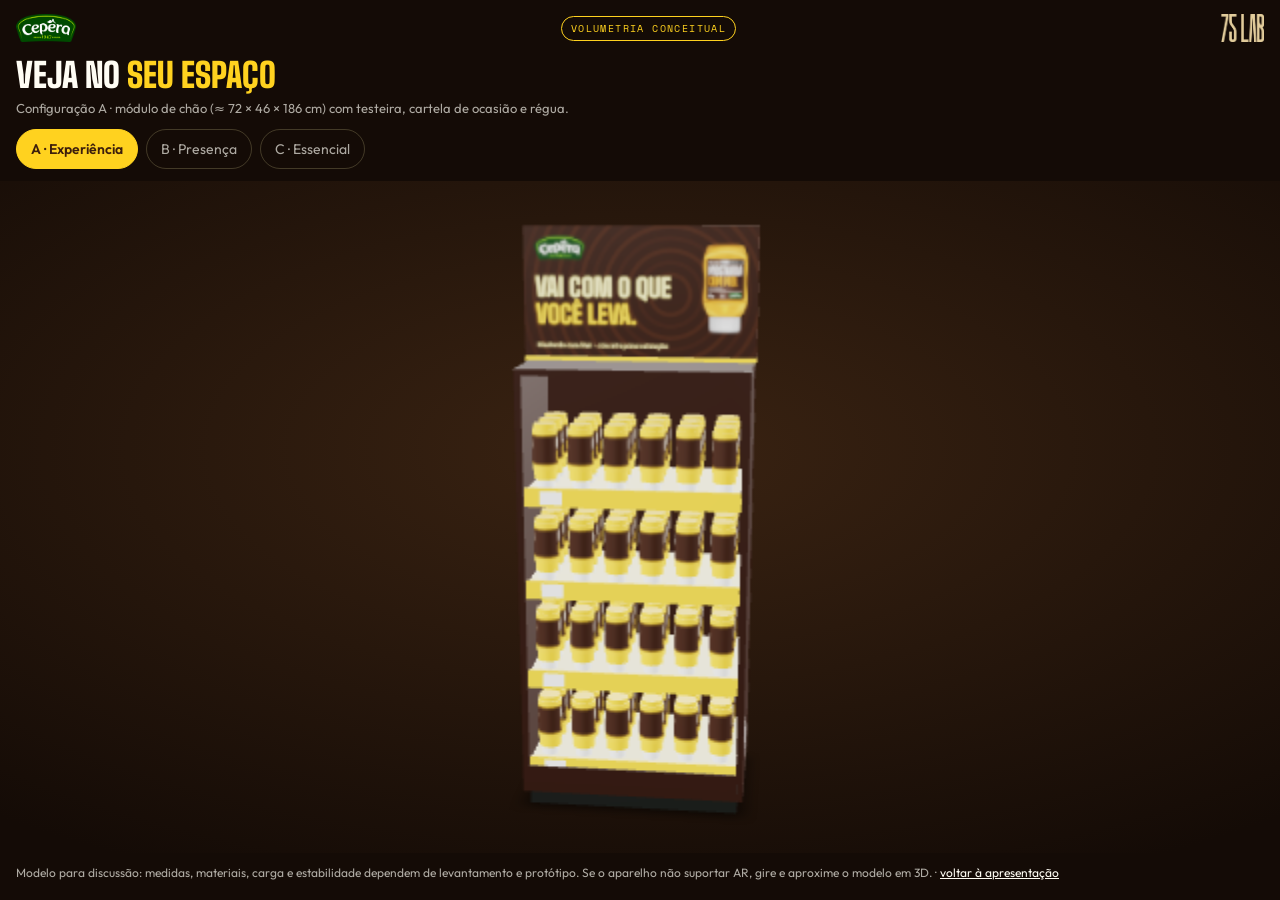
<file: cepera/ar.html>
<!doctype html>
<html lang="pt-BR">
<head>
<meta charset="utf-8">
<meta name="viewport" content="width=device-width,initial-scale=1,viewport-fit=cover">
<title>Veja no seu espaço · 75LAB × Cepêra</title>
<meta name="theme-color" content="#140b06">
<link rel="icon" href="assets/brand/favicon.png">
<link rel="stylesheet" href="css/fonts.css">
<style>
  :root{--bg:#140b06;--y:#ffd21f;--g:#3d1f0c;--c:#fffdf4;--m:rgba(255,253,244,.66)}
  *{box-sizing:border-box;margin:0;padding:0}
  html,body{height:100%;background:var(--bg);color:var(--c);font-family:'Outfit',system-ui,sans-serif}
  body{display:flex;flex-direction:column}
  header{display:flex;align-items:center;justify-content:space-between;padding:14px 16px;gap:12px}
  header img{height:28px;width:auto}
  h1{font-family:'Big Shoulders Display',Impact,sans-serif;font-weight:900;text-transform:uppercase;font-size:34px;line-height:.9;padding:4px 16px 0}
  h1 em{font-style:normal;color:var(--y)}
  p.note{font-size:13px;color:var(--m);padding:8px 16px 0;line-height:1.4}
  model-viewer{flex:1;width:100%;min-height:60vh;background:radial-gradient(80% 70% at 50% 40%,#3a2312,#140b06)}
  .tabs{display:flex;gap:8px;padding:12px 16px;overflow-x:auto}
  .tabs a{flex:none;padding:10px 14px;border-radius:99px;border:1px solid rgba(254,245,168,.2);color:var(--m);text-decoration:none;font-size:14px}
  .tabs a.on{background:var(--y);color:var(--g);border-color:var(--y);font-weight:600}
  .arb{position:absolute;left:50%;bottom:22px;transform:translateX(-50%);padding:15px 22px;border-radius:99px;background:var(--y);color:var(--g);font-weight:700;font-size:16px;border:0;box-shadow:0 10px 30px rgba(0,0,0,.4);white-space:nowrap}
  .tag{display:inline-block;font-family:'Space Mono',monospace;font-size:10px;letter-spacing:.14em;text-transform:uppercase;color:var(--y);border:1px solid var(--y);border-radius:99px;padding:4px 9px}
  footer{padding:12px 16px 20px;font-size:12px;color:var(--m)}
  footer a{color:var(--c)}
</style>
<script type="module" src="vendor/model-viewer.min.js"></script>
</head>
<body>
<header>
  <img src="assets/brand/cep-logo.png" alt="Cepêra">
  <span class="tag">Volumetria conceitual</span>
  <img src="assets/brand/75lab-lime.png" alt="75 LAB">
</header>
<h1>Veja no <em>seu espaço</em></h1>
<p class="note" id="desc"></p>
<nav class="tabs" aria-label="Configurações">
  <a href="?m=a" data-m="a">A · Experiência</a><a href="?m=b" data-m="b">B · Presença</a><a href="?m=c" data-m="c">C · Essencial</a>
</nav>
<model-viewer id="mv" camera-controls touch-action="pan-y" auto-rotate shadow-intensity="1.1" exposure="1.05" environment-image="neutral"
  ar ar-modes="webxr scene-viewer quick-look" ar-placement="floor" ar-scale="fixed" camera-orbit="28deg 76deg auto">
  <button slot="ar-button" class="arb">▣ Ver no seu espaço</button>
</model-viewer>
<footer>Modelo para discussão: medidas, materiais, carga e estabilidade dependem de levantamento e protótipo. Se o aparelho não suportar AR, gire e aproxime o modelo em 3D. · <a href="./">voltar à apresentação</a></footer>
<script>
  const M={a:['assets/models/modulo-a-experiencia.glb','Configuração A · módulo de chão (≈ 72 × 46 × 186 cm) com testeira, cartela de ocasião e régua.'],
           b:['assets/models/modulo-b-presenca.glb','Configuração B · expositor compacto (≈ 50 × 34 × 142 cm) para lojas com espaço intermediário.'],
           c:['assets/models/modulo-c-essencial.glb','Configuração C · kit de gôndola com régua, porta-preço, cartela e stopper.']};
  const k=(new URLSearchParams(location.search).get('m')||'a').toLowerCase(); const m=M[k]||M.a;
  const mv=document.getElementById('mv'); mv.src=m[0]; mv.alt=m[1]; document.getElementById('desc').textContent=m[1];
  document.querySelectorAll('.tabs a').forEach(a=>a.classList.toggle('on',a.dataset.m===(M[k]?k:'a')));
</script>
</body>
</html>
</file>
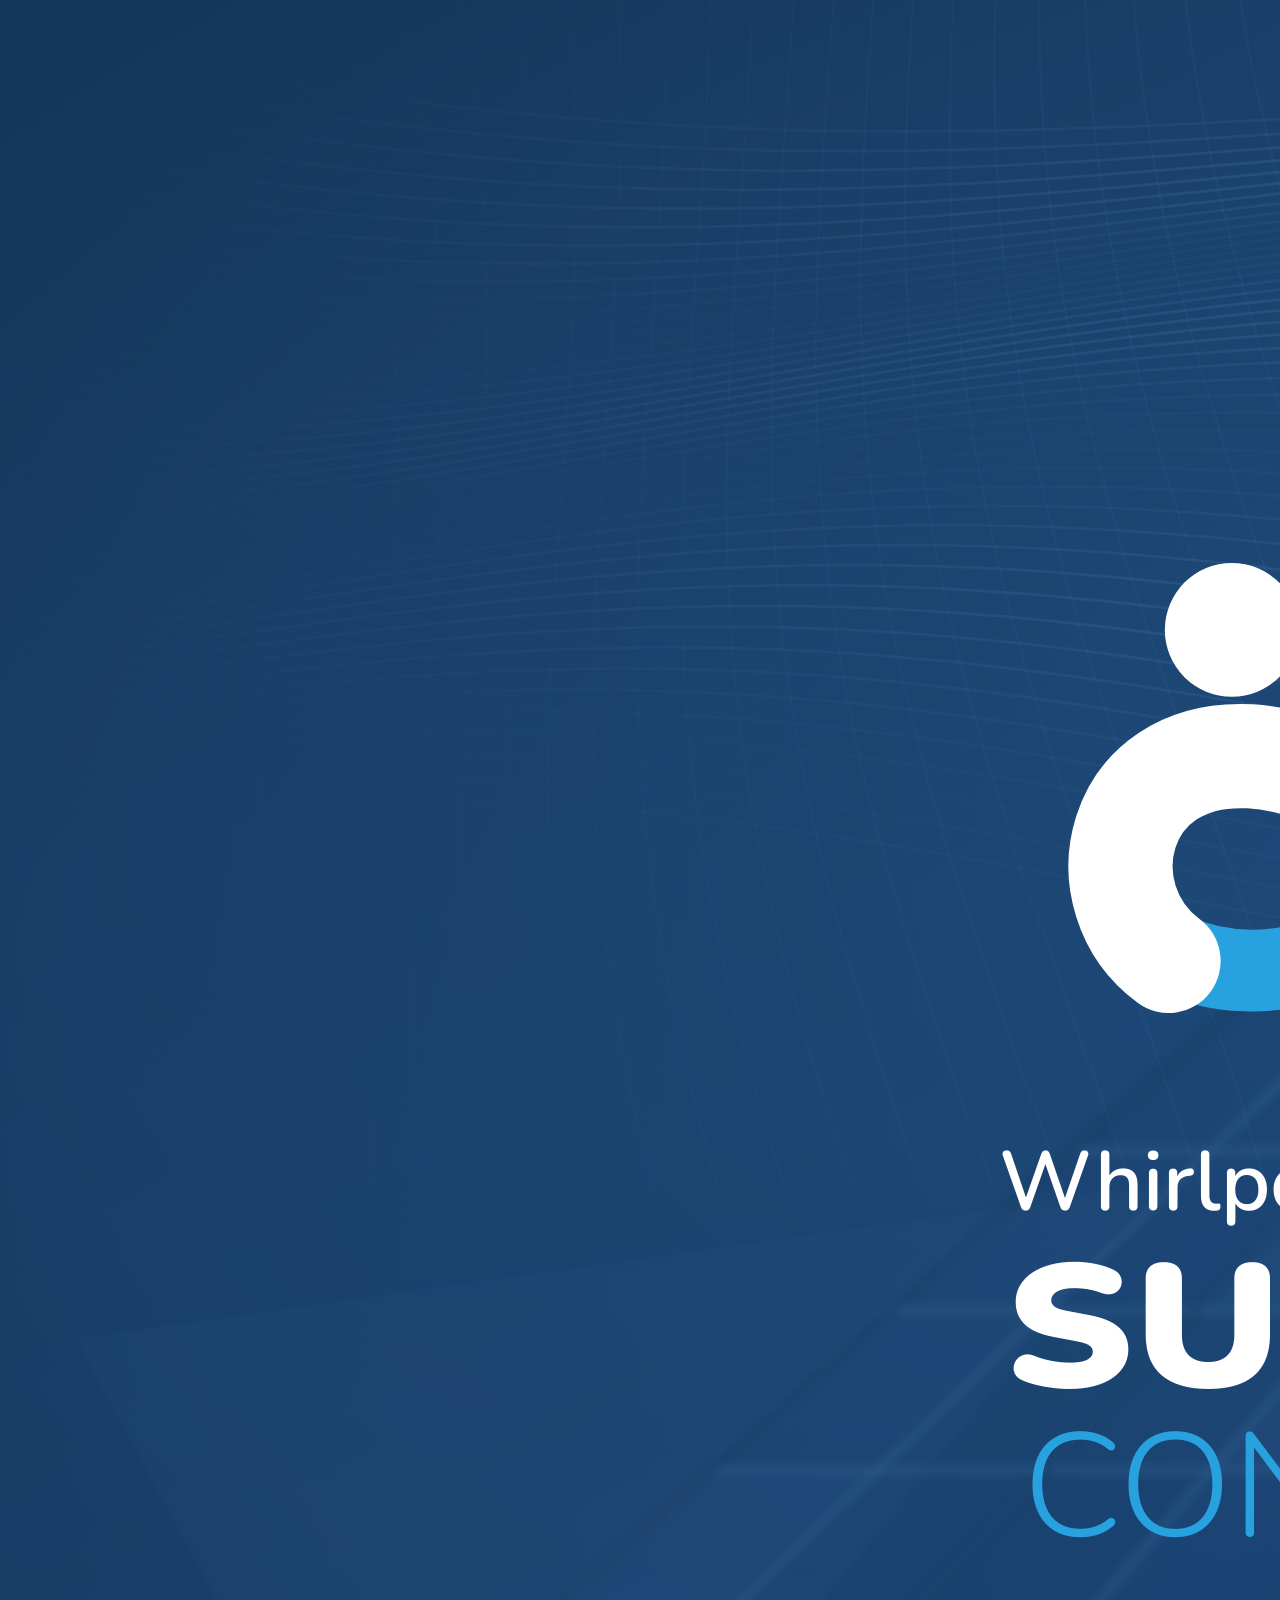
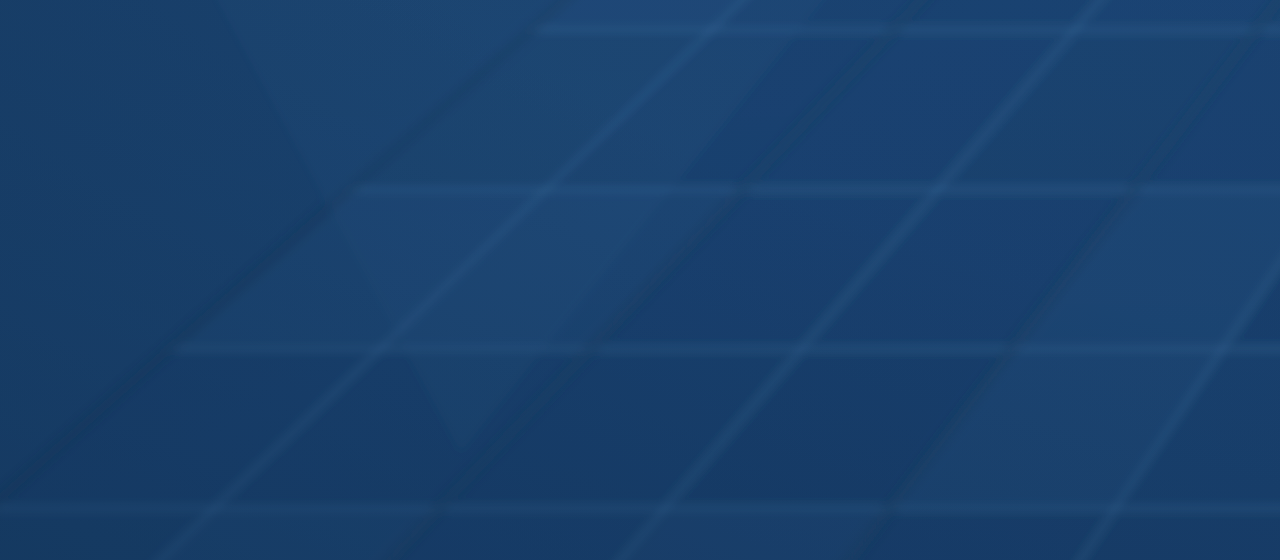
<file: entregas/supplier-conference/kv/KV_SupplierConference_editavel.html>
<!doctype html>
<html><head><meta charset="utf-8">
<link href="https://fonts.googleapis.com/css2?family=Nunito:wght@300;400;600;800;900&display=swap" rel="stylesheet">
<style>
html,body{margin:0;padding:0;background:transparent}
#c{position:relative;overflow:hidden}
svg{position:absolute;inset:0}
</style></head><body>
<div id="c"></div>
<script>
const P=new URLSearchParams(location.search);
const W=+P.get('w')||3840,H=+P.get('h')||2160,YEAR=P.get('year')||'2026';
const NOLOGO=P.get('nologo')==='1';
const c=document.getElementById('c');c.style.width=W+'px';c.style.height=H+'px';
const ns='http://www.w3.org/2000/svg';
const LO=P.get('logoonly')==='1';
let s=`<svg xmlns="${ns}" width="${W}" height="${H}" viewBox="0 0 ${W} ${H}">
<defs>
 <linearGradient id="bg" x1="0" y1="0" x2="1" y2="1">
  <stop offset="0" stop-color="#16395f"/><stop offset=".5" stop-color="#1a4370"/><stop offset="1" stop-color="#173d66"/>
 </linearGradient>
 <radialGradient id="glow" cx=".5" cy=".38" r=".55">
  <stop offset="0" stop-color="#245488" stop-opacity=".55"/><stop offset="1" stop-color="#245488" stop-opacity="0"/>
 </radialGradient>
 <linearGradient id="fadeTop" x1="0" y1="0" x2="0" y2="1">
  <stop offset="0" stop-color="#fff" stop-opacity="0"/><stop offset=".45" stop-color="#fff" stop-opacity=".9"/><stop offset="1" stop-color="#fff" stop-opacity="1"/>
 </linearGradient>
 <mask id="archMask"><rect width="${W}" height="${H}" fill="url(#fadeTop)"/></mask>
 <linearGradient id="waveFade" x1="0" y1="0" x2="1" y2="0">
  <stop offset="0" stop-color="#fff" stop-opacity="0"/><stop offset=".35" stop-color="#fff" stop-opacity=".8"/><stop offset="1" stop-color="#fff" stop-opacity=".5"/>
 </linearGradient>
 <mask id="waveMask"><rect width="${W}" height="${H}" fill="url(#waveFade)"/></mask>
</defs>
${LO?"":`<rect width="${W}" height="${H}" fill="url(#bg)"/><rect width="${W}" height="${H}" fill="url(#glow)"/>`}`;

// --- wave mesh (top) ---
let waves='';
const u=Math.min(W,H)/1000;
for(let i=0;i<46;i++){
  let d='';
  for(let x=-50;x<=W+50;x+=W/120){
    const t=x/W;
    const y=H*(0.02+i*0.0085)+Math.sin(t*5.2+i*0.11)*H*0.05*(0.5+t)+Math.sin(t*11+i*0.07)*H*0.012;
    d+=(d?'L':'M')+x.toFixed(1)+','+y.toFixed(1);
  }
  waves+=`<path d="${d}" fill="none" stroke="#7fb4e6" stroke-opacity="${(0.10+0.06*Math.sin(i*0.4)).toFixed(3)}" stroke-width="${(1.3*u).toFixed(2)}"/>`;
}
for(let j=0;j<70;j++){
  let d='';const x0=W*(j/70);
  for(let y=0;y<=H*0.55;y+=H/80){
    const x=x0+Math.sin(y/H*6+j*0.2)*W*0.02+ (y/H)*W*0.08;
    d+=(d?'L':'M')+x.toFixed(1)+','+y.toFixed(1);
  }
  waves+=`<path d="${d}" fill="none" stroke="#7fb4e6" stroke-opacity=".06" stroke-width="${(1.1*u).toFixed(2)}"/>`;
}
if(!LO) s+=`<g mask="url(#waveMask)">${waves}</g>`;

// --- architecture (glass facade, low angle) bottom ---
let arch='';
// vanishing point above right
const vx=W*0.72,vy=-H*0.9;
// facade panels: perspective grid on a tilted plane
const cols=16,rows=9;
function pt(a,b){ // a: 0..1 across, b: 0..1 up from bottom
  const bx=W*(-0.05+a*1.0), by=H*1.05;
  const k=0.42+b*0.0; // fraction toward vanishing point
  const f=b*0.55;
  return [bx+(vx-bx)*f, by+(vy-by)*f*0.62];
}
for(let i=0;i<cols;i++)for(let j=0;j<rows;j++){
  const p1=pt(i/cols,j/rows),p2=pt((i+1)/cols,j/rows),p3=pt((i+1)/cols,(j+1)/rows),p4=pt(i/cols,(j+1)/rows);
  const r=Math.abs(Math.sin(i*12.9898+j*78.233)*43758.5453)%1;
  const op=(0.02+r*0.08).toFixed(3);
  const col=r>0.55?'#3b6fa3':'#0f2f52';
  arch+=`<polygon points="${p1} ${p2} ${p3} ${p4}" fill="${col}" fill-opacity="${op}" stroke="#5f93c7" stroke-opacity=".16" stroke-width="${(2*u).toFixed(2)}"/>`;
}
// strong mullions
for(let i=0;i<=cols;i+=2){const a=pt(i/cols,0),b=pt(i/cols,1);arch+=`<line x1="${a[0]}" y1="${a[1]}" x2="${b[0]}" y2="${b[1]}" stroke="#0c2948" stroke-opacity=".35" stroke-width="${(6*u).toFixed(1)}"/>`}
// right side structure: horizontal slats
for(let k=0;k<7;k++){
  const y=H*(0.72+k*0.045);
  arch+=`<line x1="${W*0.80}" y1="${y+H*0.03}" x2="${W*1.02}" y2="${y-H*0.02}" stroke="#8fb9e2" stroke-opacity=".14" stroke-width="${(5*u).toFixed(1)}"/>`;
}
// diagonal beam
arch+=`<polygon points="${W*0.50},${H*0.86} ${W*1.02},${H*0.60} ${W*1.02},${H*0.635} ${W*0.50},${H*0.875}" fill="#9cc3ea" fill-opacity=".10"/>`;
// big angled triangles (reflections)
arch+=`<polygon points="${W*0.02},${H*0.62} ${W*0.30},${H*0.55} ${W*0.12},${H*0.95}" fill="#4b7fb3" fill-opacity=".07"/>`;
arch+=`<polygon points="${W*0.42},${H*0.70} ${W*0.62},${H*0.66} ${W*0.48},${H*0.98}" fill="#4b7fb3" fill-opacity=".06"/>`;
if(!LO) s+=`<filter id="soft"><feGaussianBlur stdDeviation="${2*u}"/></filter><g mask="url(#archMask)" filter="url(#soft)" opacity=".75">${arch}</g>`;
// vignette
if(!LO) s+=`<radialGradient id="vig" cx=".5" cy=".45" r=".8"><stop offset=".6" stop-color="#0d2a4a" stop-opacity="0"/><stop offset="1" stop-color="#0d2a4a" stop-opacity=".45"/></radialGradient><rect width="${W}" height="${H}" fill="url(#vig)"/>`;

// --- logo lockup (designed in a 1040x720 space) ---
if(!NOLOGO){
const SC=+P.get('sc')||1;
const L=H*0.62/720*SC; // lockup scale
const lx=W*0.5-520*L+ (+P.get('dx')||0)*W, ly=H*0.5-370*L;
s+=`<g transform="translate(${lx},${ly}) scale(${L})">
 <g id="sym">
  <defs>
   <mask id="cres" maskUnits="userSpaceOnUse" x="0" y="0" width="1040" height="720"><rect width="1040" height="720" fill="#000"/>
     <ellipse cx="420" cy="258" rx="105" ry="118" fill="#fff"/>
     <ellipse cx="380" cy="228" rx="84" ry="88" fill="#000"/></mask>
   <mask id="cyr" maskUnits="userSpaceOnUse" x="0" y="0" width="1040" height="720"><rect width="1040" height="720" fill="#000"/>
     <ellipse cx="380" cy="228" rx="84" ry="88" fill="#fff"/>
     <ellipse cx="410" cy="250" rx="60" ry="58" fill="#000"/>
     <polygon points="300,340 500,140 700,700 0,700" fill="#000"/></mask>
  </defs>
  <circle cx="150" cy="128" r="36" fill="#fff"/>
  <circle cx="406" cy="74" r="35" fill="#fff"/>
  <rect width="1040" height="720" fill="#27a2df" mask="url(#cyr)"/>
  <path d="M118,302 C168,325 228,302 268,262 C290,238 305,224 324,212"
        fill="none" stroke="#27a2df" stroke-width="44" stroke-linecap="round"/>
  <rect width="1040" height="720" fill="#fff" mask="url(#cres)"/>
  <path d="M116,306 C70,272 86,192 160,196 C228,200 268,262 312,300 C335,322 362,338 396,342"
        fill="none" stroke="#fff" stroke-width="56" stroke-linecap="round"/>
 </g>
 <g font-family="Nunito, sans-serif">
  <text x="25" y="440" font-size="45" font-weight="600" fill="#fff" textLength="310" lengthAdjust="spacingAndGlyphs">Whirlpool LAR</text>
  <text x="28" y="535" font-size="94" font-weight="900" fill="#fff" textLength="527" lengthAdjust="spacingAndGlyphs">SUPPLIER</text>
  <text x="38" y="615" font-size="79" font-weight="300" fill="#27a2df" textLength="517" lengthAdjust="spacingAndGlyphs">CONFERENCE</text>
  <text x="555" y="675" font-size="64" font-weight="800" fill="#fff" text-anchor="end">${YEAR}</text>
  <rect x="583" y="404" width="3.5" height="276" fill="#27a2df"/>
  <g font-size="50" font-weight="300" fill="#27a2df">
   <text x="614" y="495">Shaping</text>
   <text x="614" y="555" textLength="386" lengthAdjust="spacingAndGlyphs">Competitiveness,</text>
   <text x="614" y="615">Evolving</text>
   <text x="614" y="675">To Win</text>
  </g>
 </g>
</g>`;
}
s+='</svg>';
c.innerHTML=s;
document.fonts.ready.then(()=>{document.body.dataset.ready=1;});
</script></body></html>
</file>
<file: cepera/css/fonts.css>
@font-face{font-family:'Big Shoulders Display';font-style:normal;font-weight:500;font-display:swap;src:url(../assets/fonts/BigShouldersDisplay-500-latin-ext.woff2) format('woff2');unicode-range:U+0100-02BA, U+02BD-02C5, U+02C7-02CC, U+02CE-02D7, U+02DD-02FF, U+0304, U+0308, U+0329, U+1D00-1DBF, U+1E00-1E9F, U+1EF2-1EFF, U+2020, U+20A0-20AB, U+20AD-20C4, U+2113, U+2C60-2C7F, U+A720-A7FF}
@font-face{font-family:'Big Shoulders Display';font-style:normal;font-weight:500;font-display:swap;src:url(../assets/fonts/BigShouldersDisplay-500-latin.woff2) format('woff2');unicode-range:U+0000-00FF, U+0131, U+0152-0153, U+02BB-02BC, U+02C6, U+02DA, U+02DC, U+0304, U+0308, U+0329, U+2000-206F, U+20AC, U+2122, U+2191, U+2193, U+2212, U+2215, U+FEFF, U+FFFD}
@font-face{font-family:'Big Shoulders Display';font-style:normal;font-weight:700;font-display:swap;src:url(../assets/fonts/BigShouldersDisplay-500-latin-ext.woff2) format('woff2');unicode-range:U+0100-02BA, U+02BD-02C5, U+02C7-02CC, U+02CE-02D7, U+02DD-02FF, U+0304, U+0308, U+0329, U+1D00-1DBF, U+1E00-1E9F, U+1EF2-1EFF, U+2020, U+20A0-20AB, U+20AD-20C4, U+2113, U+2C60-2C7F, U+A720-A7FF}
@font-face{font-family:'Big Shoulders Display';font-style:normal;font-weight:700;font-display:swap;src:url(../assets/fonts/BigShouldersDisplay-500-latin.woff2) format('woff2');unicode-range:U+0000-00FF, U+0131, U+0152-0153, U+02BB-02BC, U+02C6, U+02DA, U+02DC, U+0304, U+0308, U+0329, U+2000-206F, U+20AC, U+2122, U+2191, U+2193, U+2212, U+2215, U+FEFF, U+FFFD}
@font-face{font-family:'Big Shoulders Display';font-style:normal;font-weight:800;font-display:swap;src:url(../assets/fonts/BigShouldersDisplay-500-latin-ext.woff2) format('woff2');unicode-range:U+0100-02BA, U+02BD-02C5, U+02C7-02CC, U+02CE-02D7, U+02DD-02FF, U+0304, U+0308, U+0329, U+1D00-1DBF, U+1E00-1E9F, U+1EF2-1EFF, U+2020, U+20A0-20AB, U+20AD-20C4, U+2113, U+2C60-2C7F, U+A720-A7FF}
@font-face{font-family:'Big Shoulders Display';font-style:normal;font-weight:800;font-display:swap;src:url(../assets/fonts/BigShouldersDisplay-500-latin.woff2) format('woff2');unicode-range:U+0000-00FF, U+0131, U+0152-0153, U+02BB-02BC, U+02C6, U+02DA, U+02DC, U+0304, U+0308, U+0329, U+2000-206F, U+20AC, U+2122, U+2191, U+2193, U+2212, U+2215, U+FEFF, U+FFFD}
@font-face{font-family:'Big Shoulders Display';font-style:normal;font-weight:900;font-display:swap;src:url(../assets/fonts/BigShouldersDisplay-500-latin-ext.woff2) format('woff2');unicode-range:U+0100-02BA, U+02BD-02C5, U+02C7-02CC, U+02CE-02D7, U+02DD-02FF, U+0304, U+0308, U+0329, U+1D00-1DBF, U+1E00-1E9F, U+1EF2-1EFF, U+2020, U+20A0-20AB, U+20AD-20C4, U+2113, U+2C60-2C7F, U+A720-A7FF}
@font-face{font-family:'Big Shoulders Display';font-style:normal;font-weight:900;font-display:swap;src:url(../assets/fonts/BigShouldersDisplay-500-latin.woff2) format('woff2');unicode-range:U+0000-00FF, U+0131, U+0152-0153, U+02BB-02BC, U+02C6, U+02DA, U+02DC, U+0304, U+0308, U+0329, U+2000-206F, U+20AC, U+2122, U+2191, U+2193, U+2212, U+2215, U+FEFF, U+FFFD}
@font-face{font-family:'Outfit';font-style:normal;font-weight:300;font-display:swap;src:url(../assets/fonts/Outfit-300-latin-ext.woff2) format('woff2');unicode-range:U+0100-02BA, U+02BD-02C5, U+02C7-02CC, U+02CE-02D7, U+02DD-02FF, U+0304, U+0308, U+0329, U+1D00-1DBF, U+1E00-1E9F, U+1EF2-1EFF, U+2020, U+20A0-20AB, U+20AD-20C4, U+2113, U+2C60-2C7F, U+A720-A7FF}
@font-face{font-family:'Outfit';font-style:normal;font-weight:300;font-display:swap;src:url(../assets/fonts/Outfit-300-latin.woff2) format('woff2');unicode-range:U+0000-00FF, U+0131, U+0152-0153, U+02BB-02BC, U+02C6, U+02DA, U+02DC, U+0304, U+0308, U+0329, U+2000-206F, U+20AC, U+2122, U+2191, U+2193, U+2212, U+2215, U+FEFF, U+FFFD}
@font-face{font-family:'Outfit';font-style:normal;font-weight:400;font-display:swap;src:url(../assets/fonts/Outfit-300-latin-ext.woff2) format('woff2');unicode-range:U+0100-02BA, U+02BD-02C5, U+02C7-02CC, U+02CE-02D7, U+02DD-02FF, U+0304, U+0308, U+0329, U+1D00-1DBF, U+1E00-1E9F, U+1EF2-1EFF, U+2020, U+20A0-20AB, U+20AD-20C4, U+2113, U+2C60-2C7F, U+A720-A7FF}
@font-face{font-family:'Outfit';font-style:normal;font-weight:400;font-display:swap;src:url(../assets/fonts/Outfit-300-latin.woff2) format('woff2');unicode-range:U+0000-00FF, U+0131, U+0152-0153, U+02BB-02BC, U+02C6, U+02DA, U+02DC, U+0304, U+0308, U+0329, U+2000-206F, U+20AC, U+2122, U+2191, U+2193, U+2212, U+2215, U+FEFF, U+FFFD}
@font-face{font-family:'Outfit';font-style:normal;font-weight:500;font-display:swap;src:url(../assets/fonts/Outfit-300-latin-ext.woff2) format('woff2');unicode-range:U+0100-02BA, U+02BD-02C5, U+02C7-02CC, U+02CE-02D7, U+02DD-02FF, U+0304, U+0308, U+0329, U+1D00-1DBF, U+1E00-1E9F, U+1EF2-1EFF, U+2020, U+20A0-20AB, U+20AD-20C4, U+2113, U+2C60-2C7F, U+A720-A7FF}
@font-face{font-family:'Outfit';font-style:normal;font-weight:500;font-display:swap;src:url(../assets/fonts/Outfit-300-latin.woff2) format('woff2');unicode-range:U+0000-00FF, U+0131, U+0152-0153, U+02BB-02BC, U+02C6, U+02DA, U+02DC, U+0304, U+0308, U+0329, U+2000-206F, U+20AC, U+2122, U+2191, U+2193, U+2212, U+2215, U+FEFF, U+FFFD}
@font-face{font-family:'Outfit';font-style:normal;font-weight:600;font-display:swap;src:url(../assets/fonts/Outfit-300-latin-ext.woff2) format('woff2');unicode-range:U+0100-02BA, U+02BD-02C5, U+02C7-02CC, U+02CE-02D7, U+02DD-02FF, U+0304, U+0308, U+0329, U+1D00-1DBF, U+1E00-1E9F, U+1EF2-1EFF, U+2020, U+20A0-20AB, U+20AD-20C4, U+2113, U+2C60-2C7F, U+A720-A7FF}
@font-face{font-family:'Outfit';font-style:normal;font-weight:600;font-display:swap;src:url(../assets/fonts/Outfit-300-latin.woff2) format('woff2');unicode-range:U+0000-00FF, U+0131, U+0152-0153, U+02BB-02BC, U+02C6, U+02DA, U+02DC, U+0304, U+0308, U+0329, U+2000-206F, U+20AC, U+2122, U+2191, U+2193, U+2212, U+2215, U+FEFF, U+FFFD}
@font-face{font-family:'Outfit';font-style:normal;font-weight:700;font-display:swap;src:url(../assets/fonts/Outfit-300-latin-ext.woff2) format('woff2');unicode-range:U+0100-02BA, U+02BD-02C5, U+02C7-02CC, U+02CE-02D7, U+02DD-02FF, U+0304, U+0308, U+0329, U+1D00-1DBF, U+1E00-1E9F, U+1EF2-1EFF, U+2020, U+20A0-20AB, U+20AD-20C4, U+2113, U+2C60-2C7F, U+A720-A7FF}
@font-face{font-family:'Outfit';font-style:normal;font-weight:700;font-display:swap;src:url(../assets/fonts/Outfit-300-latin.woff2) format('woff2');unicode-range:U+0000-00FF, U+0131, U+0152-0153, U+02BB-02BC, U+02C6, U+02DA, U+02DC, U+0304, U+0308, U+0329, U+2000-206F, U+20AC, U+2122, U+2191, U+2193, U+2212, U+2215, U+FEFF, U+FFFD}
@font-face{font-family:'Space Mono';font-style:normal;font-weight:400;font-display:swap;src:url(../assets/fonts/SpaceMono-400-latin-ext.woff2) format('woff2');unicode-range:U+0100-02BA, U+02BD-02C5, U+02C7-02CC, U+02CE-02D7, U+02DD-02FF, U+0304, U+0308, U+0329, U+1D00-1DBF, U+1E00-1E9F, U+1EF2-1EFF, U+2020, U+20A0-20AB, U+20AD-20C4, U+2113, U+2C60-2C7F, U+A720-A7FF}
@font-face{font-family:'Space Mono';font-style:normal;font-weight:400;font-display:swap;src:url(../assets/fonts/SpaceMono-400-latin.woff2) format('woff2');unicode-range:U+0000-00FF, U+0131, U+0152-0153, U+02BB-02BC, U+02C6, U+02DA, U+02DC, U+0304, U+0308, U+0329, U+2000-206F, U+20AC, U+2122, U+2191, U+2193, U+2212, U+2215, U+FEFF, U+FFFD}
@font-face{font-family:'Space Mono';font-style:normal;font-weight:700;font-display:swap;src:url(../assets/fonts/SpaceMono-700-latin-ext.woff2) format('woff2');unicode-range:U+0100-02BA, U+02BD-02C5, U+02C7-02CC, U+02CE-02D7, U+02DD-02FF, U+0304, U+0308, U+0329, U+1D00-1DBF, U+1E00-1E9F, U+1EF2-1EFF, U+2020, U+20A0-20AB, U+20AD-20C4, U+2113, U+2C60-2C7F, U+A720-A7FF}
@font-face{font-family:'Space Mono';font-style:normal;font-weight:700;font-display:swap;src:url(../assets/fonts/SpaceMono-700-latin.woff2) format('woff2');unicode-range:U+0000-00FF, U+0131, U+0152-0153, U+02BB-02BC, U+02C6, U+02DA, U+02DC, U+0304, U+0308, U+0329, U+2000-206F, U+20AC, U+2122, U+2191, U+2193, U+2212, U+2215, U+FEFF, U+FFFD}
</file>
